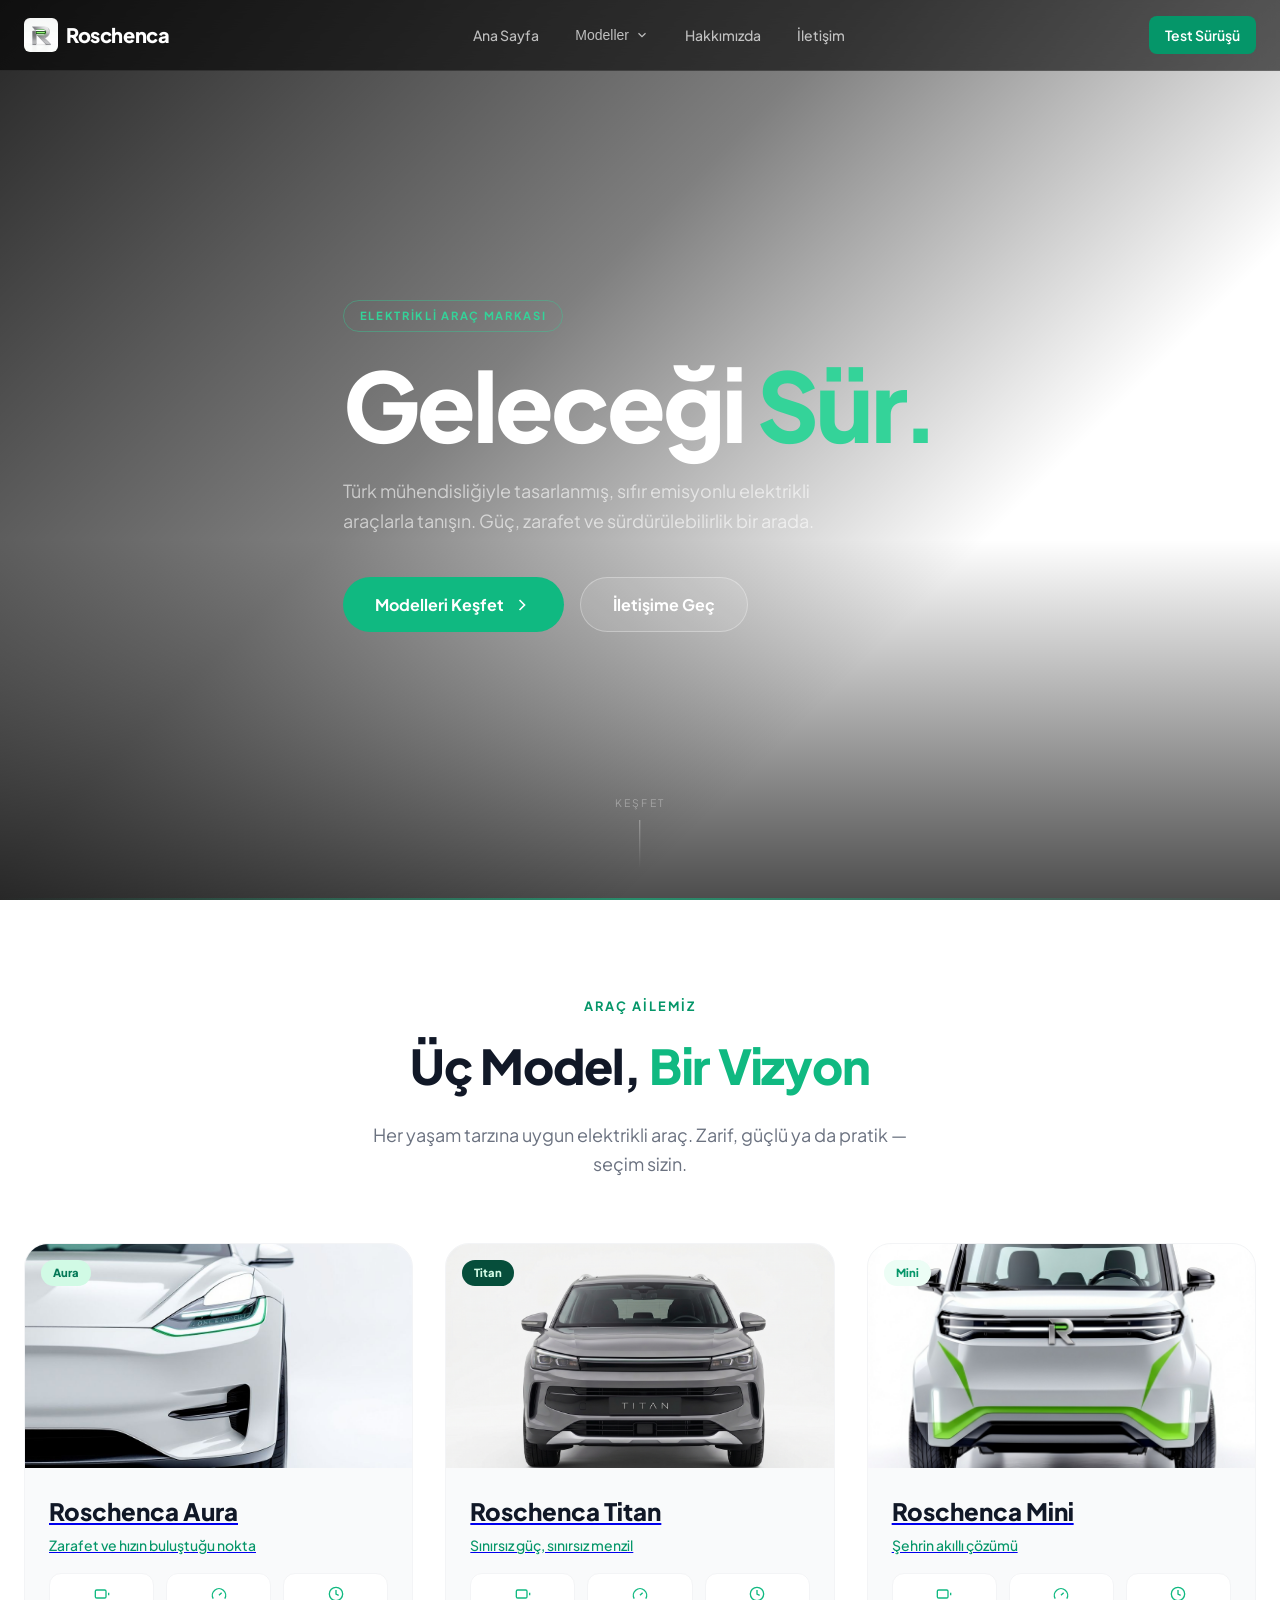
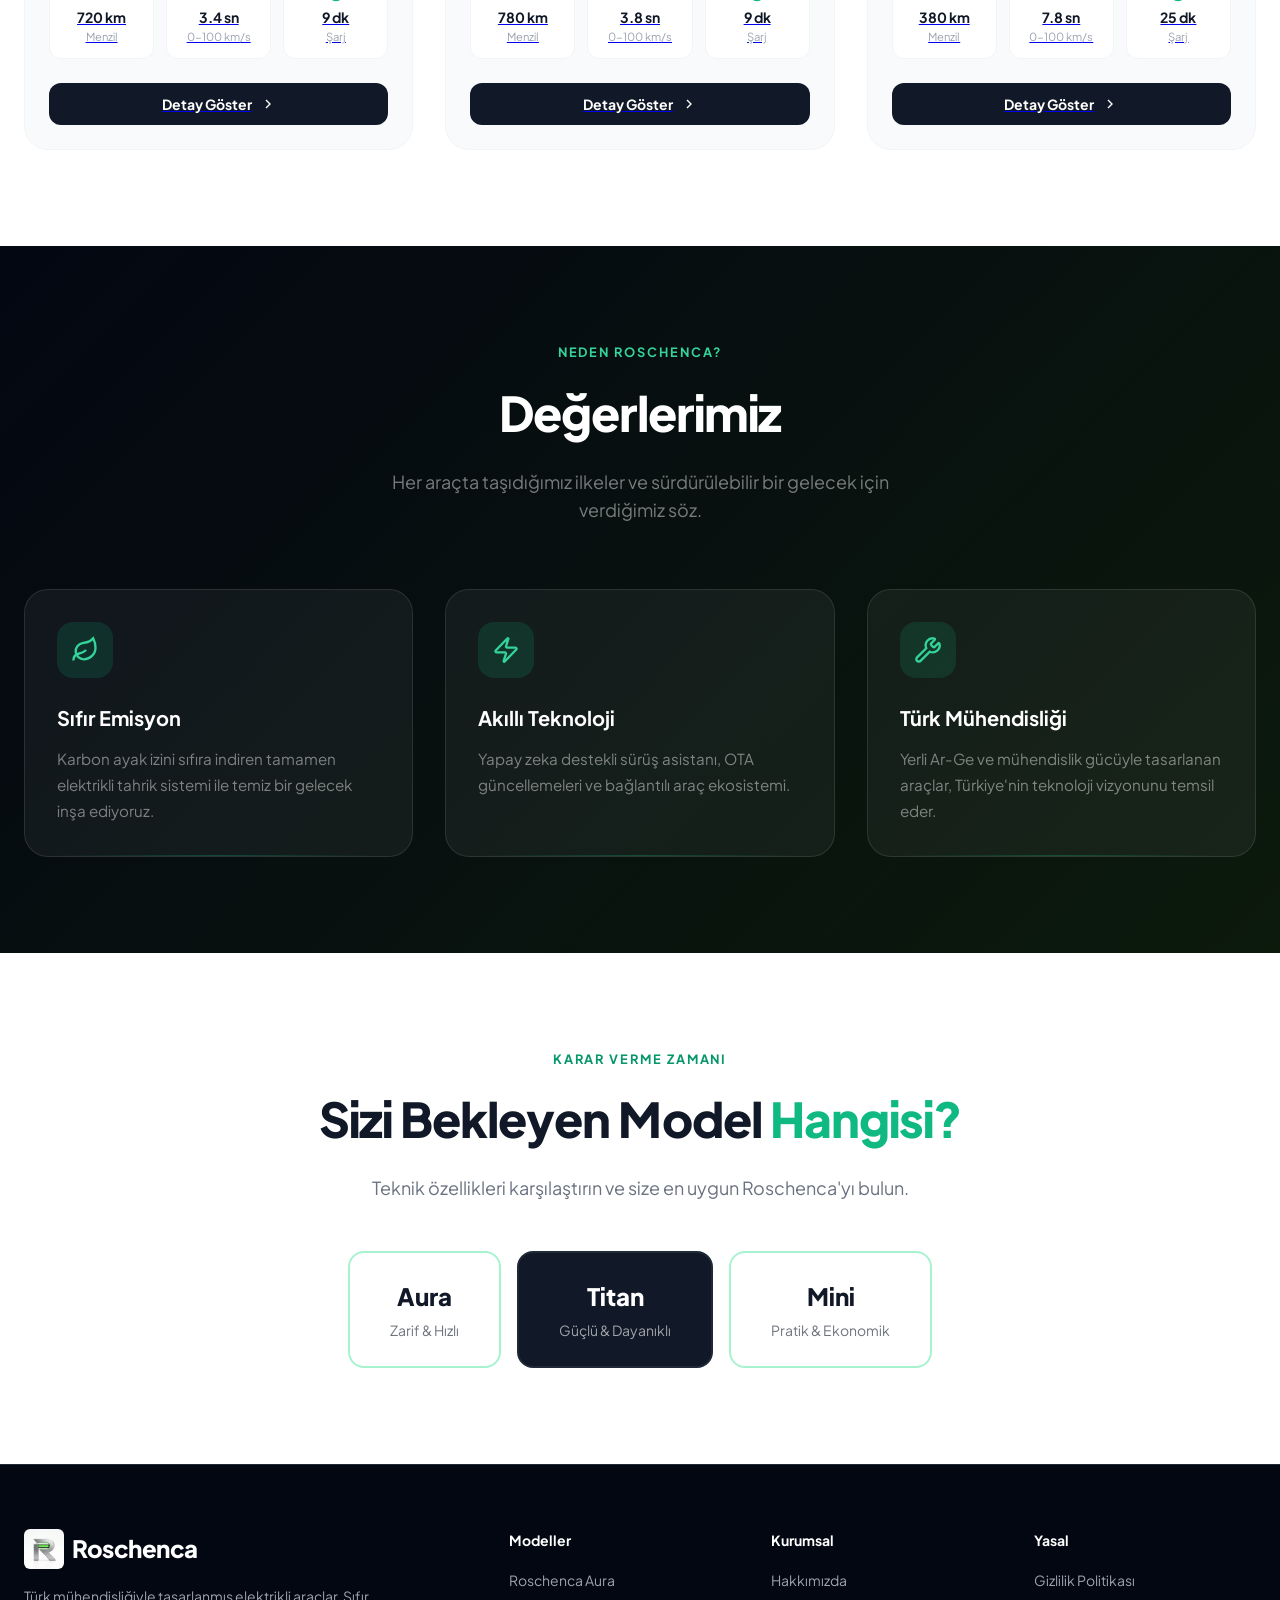
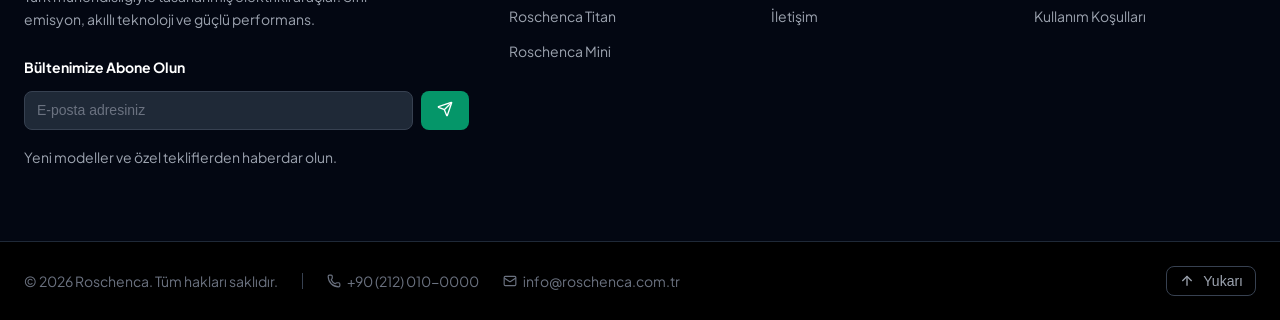
<file: frontend/index.html>
<!DOCTYPE html>
<html lang="tr">

<head>
  <meta charset="UTF-8">
  <meta name="viewport" content="width=device-width, initial-scale=1.0">
  <title>Roschenca | Geleceği Sür</title>
  <meta name="description" content="Roschenca, Türk mühendisliğiyle tasarlanmış elektrikli araç markasıdır.">
  <link rel="preconnect" href="https://fonts.googleapis.com">
  <link rel="preconnect" href="https://fonts.gstatic.com" crossorigin>
  <link href="https://fonts.googleapis.com/css2?family=Plus+Jakarta+Sans:wght@400;500;600;700;800;900&display=swap"
    rel="stylesheet">
  <link rel="stylesheet" href="styles.css">
</head>

<body>

  <!-- HEADER -->
  <header class="header" id="header">
    <div class="container">
      <div class="header-inner">
        <a class="logo" href="index.html">
          <img src="images/Logo.png" alt="Roschenca" style="height:34px;width:34px;object-fit:contain;border-radius:6px;flex-shrink:0;">
          <span class="logo-text">Roschenca</span>
        </a>
        <nav>
          <ul class="nav-links">
            <li><a href="index.html">Ana Sayfa</a></li>
            <li class="has-dropdown" id="modelsDropdown">
              <button class="nav-trigger" onclick="toggleDropdown()">
                Modeller
                <svg viewBox="0 0 24 24" fill="none" stroke="currentColor" stroke-width="2">
                  <path d="m6 9 6 6 6-6" />
                </svg>
              </button>
              <div class="dropdown">
                <a href="models.html">
                  <span class="dropdown-dot" style="background:var(--emerald-600)"></span>
                  <div><strong>Tüm Modeller</strong>
                    <div class="dropdown-info">Araç ailemize genel bakış</div>
                  </div>
                </a>
                <a href="aura.html">
                  <span class="dropdown-dot" style="background:var(--emerald-400)"></span>
                  <div><strong>Roschenca Aura</strong>
                    <div class="dropdown-info">Zarif sedan · 720 km menzil</div>
                  </div>
                </a>
                <a href="titan.html">
                  <span class="dropdown-dot" style="background:var(--emerald-900)"></span>
                  <div><strong>Roschenca Titan</strong>
                    <div class="dropdown-info">Güçlü pick-up · 780 km menzil</div>
                  </div>
                </a>
                <a href="mini.html">
                  <span class="dropdown-dot" style="background:var(--emerald-600)"></span>
                  <div><strong>Roschenca Mini</strong>
                    <div class="dropdown-info">Kompakt şehir aracı · 380 km menzil</div>
                  </div>
                </a>
              </div>
            </li>
            <li><a href="about.html">Hakkımızda</a></li>
            <li><a href="contact.html">İletişim</a></li>
          </ul>
        </nav>
        <a class="btn-test-drive" href="contact.html">Test Sürüşü</a>
        <button class="mobile-menu-btn" aria-label="Menü">
          <svg width="20" height="20" viewBox="0 0 24 24" fill="none" stroke="currentColor" stroke-width="2">
            <path d="M4 5h16" />
            <path d="M4 12h16" />
            <path d="M4 19h16" />
          </svg>
        </button>
      </div>
    </div>
  </header>

  <!-- HOME PAGE -->
  <main>
    <section class="hero">
      <div class="hero-bg"></div>
      <div class="hero-line"></div>
      <div class="container">
        <div class="hero-content">
          <span class="hero-badge">Elektrikli Araç Markası</span>
          <h1>Geleceği <span>Sür.</span></h1>
          <p>Türk mühendisliğiyle tasarlanmış, sıfır emisyonlu elektrikli araçlarla tanışın. Güç, zarafet ve
            sürdürülebilirlik bir arada.</p>
          <div class="hero-buttons">
            <a class="btn-primary"
              onclick="document.getElementById('models-section').scrollIntoView({behavior:'smooth'})">Modelleri Keşfet
              <svg width="20" height="20" viewBox="0 0 24 24" fill="none" stroke="currentColor" stroke-width="2">
                <path d="m9 18 6-6-6-6" />
              </svg></a>
            <a class="btn-outline" href="contact.html">İletişime Geç</a>
          </div>
        </div>
      </div>
      <div class="hero-scroll"><span>Keşfet</span>
        <div class="hero-scroll-line"></div>
      </div>
    </section>

    <section class="models" id="models-section">
      <div class="container">
        <div class="section-header fade-in">
          <span class="section-label">Araç Ailemiz</span>
          <h2 class="section-title">Üç Model,<span> Bir Vizyon</span></h2>
          <p class="section-desc">Her yaşam tarzına uygun elektrikli araç. Zarif, güçlü ya da pratik — seçim sizin.</p>
        </div>
        <div class="models-grid">
          <a class="model-card fade-in" href="aura.html">
            <div class="model-img">
              <img id="aura-card-img" src="images/item_aura_front.jpg" alt="Aura">
              <span class="model-badge aura">Aura</span>
            </div>
            <div class="model-body">
              <h3>Roschenca Aura</h3>
              <p class="subtitle">Zarafet ve hızın buluştuğu nokta</p>
              <div class="model-specs">
                <div class="spec-item"><svg class="spec-icon" viewBox="0 0 24 24" fill="none" stroke="currentColor"
                    stroke-width="2">
                    <path d="M 22 14 L 22 10" />
                    <rect x="2" y="6" width="16" height="12" rx="2" />
                  </svg>
                  <div class="spec-value">720 km</div>
                  <div class="spec-label">Menzil</div>
                </div>
                <div class="spec-item"><svg class="spec-icon" viewBox="0 0 24 24" fill="none" stroke="currentColor"
                    stroke-width="2">
                    <path d="m12 14 4-4" />
                    <path d="M3.34 19a10 10 0 1 1 17.32 0" />
                  </svg>
                  <div class="spec-value">3.4 sn</div>
                  <div class="spec-label">0-100 km/s</div>
                </div>
                <div class="spec-item"><svg class="spec-icon" viewBox="0 0 24 24" fill="none" stroke="currentColor"
                    stroke-width="2">
                    <path d="M12 6v6l4 2" />
                    <circle cx="12" cy="12" r="10" />
                  </svg>
                  <div class="spec-value">9 dk</div>
                  <div class="spec-label">Şarj</div>
                </div>
              </div>
              <span class="btn-detail">Detay Göster <svg width="16" height="16" viewBox="0 0 24 24" fill="none"
                  stroke="currentColor" stroke-width="2">
                  <path d="m9 18 6-6-6-6" />
                </svg></span>
            </div>
          </a>

          <a class="model-card fade-in" style="transition-delay:0.15s" href="titan.html">
            <div class="model-img">
              <img id="titan-card-img" src="https://images.unsplash.com/photo-1617788138017-80ad40651399?w=800&q=80"
                alt="Titan">
              <span class="model-badge titan">Titan</span>
            </div>
            <div class="model-body">
              <h3>Roschenca Titan</h3>
              <p class="subtitle">Sınırsız güç, sınırsız menzil</p>
              <div class="model-specs">
                <div class="spec-item"><svg class="spec-icon" viewBox="0 0 24 24" fill="none" stroke="currentColor"
                    stroke-width="2">
                    <path d="M 22 14 L 22 10" />
                    <rect x="2" y="6" width="16" height="12" rx="2" />
                  </svg>
                  <div class="spec-value">780 km</div>
                  <div class="spec-label">Menzil</div>
                </div>
                <div class="spec-item"><svg class="spec-icon" viewBox="0 0 24 24" fill="none" stroke="currentColor"
                    stroke-width="2">
                    <path d="m12 14 4-4" />
                    <path d="M3.34 19a10 10 0 1 1 17.32 0" />
                  </svg>
                  <div class="spec-value">3.8 sn</div>
                  <div class="spec-label">0-100 km/s</div>
                </div>
                <div class="spec-item"><svg class="spec-icon" viewBox="0 0 24 24" fill="none" stroke="currentColor"
                    stroke-width="2">
                    <path d="M12 6v6l4 2" />
                    <circle cx="12" cy="12" r="10" />
                  </svg>
                  <div class="spec-value">9 dk</div>
                  <div class="spec-label">Şarj</div>
                </div>
              </div>
              <span class="btn-detail">Detay Göster <svg width="16" height="16" viewBox="0 0 24 24" fill="none"
                  stroke="currentColor" stroke-width="2">
                  <path d="m9 18 6-6-6-6" />
                </svg></span>
            </div>
          </a>

          <a class="model-card fade-in" style="transition-delay:0.3s" href="mini.html">
            <div class="model-img">
              <img id="mini-card-img" src="images/item_mini_front.jpg" alt="Mini">
              <span class="model-badge mini">Mini</span>
            </div>
            <div class="model-body">
              <h3>Roschenca Mini</h3>
              <p class="subtitle">Şehrin akıllı çözümü</p>
              <div class="model-specs">
                <div class="spec-item"><svg class="spec-icon" viewBox="0 0 24 24" fill="none" stroke="currentColor"
                    stroke-width="2">
                    <path d="M 22 14 L 22 10" />
                    <rect x="2" y="6" width="16" height="12" rx="2" />
                  </svg>
                  <div class="spec-value">380 km</div>
                  <div class="spec-label">Menzil</div>
                </div>
                <div class="spec-item"><svg class="spec-icon" viewBox="0 0 24 24" fill="none" stroke="currentColor"
                    stroke-width="2">
                    <path d="m12 14 4-4" />
                    <path d="M3.34 19a10 10 0 1 1 17.32 0" />
                  </svg>
                  <div class="spec-value">7.8 sn</div>
                  <div class="spec-label">0-100 km/s</div>
                </div>
                <div class="spec-item"><svg class="spec-icon" viewBox="0 0 24 24" fill="none" stroke="currentColor"
                    stroke-width="2">
                    <path d="M12 6v6l4 2" />
                    <circle cx="12" cy="12" r="10" />
                  </svg>
                  <div class="spec-value">25 dk</div>
                  <div class="spec-label">Şarj</div>
                </div>
              </div>
              <span class="btn-detail">Detay Göster <svg width="16" height="16" viewBox="0 0 24 24" fill="none"
                  stroke="currentColor" stroke-width="2">
                  <path d="m9 18 6-6-6-6" />
                </svg></span>
            </div>
          </a>
        </div>
      </div>
    </section>

    <section class="values" id="values">
      <div class="container">
        <div class="section-header fade-in">
          <span class="section-label">Neden Roschenca?</span>
          <h2 class="section-title">Değerlerimiz</h2>
          <p class="section-desc">Her araçta taşıdığımız ilkeler ve sürdürülebilir bir gelecek için verdiğimiz söz.</p>
        </div>
        <div class="values-grid">
          <div class="value-card fade-in">
            <div class="value-icon"><svg width="28" height="28" viewBox="0 0 24 24" fill="none" stroke="currentColor"
                stroke-width="2">
                <path d="M11 20A7 7 0 0 1 9.8 6.1C15.5 5 17 4.48 19 2c1 2 2 4.18 2 8 0 5.5-4.78 10-10 10Z" />
                <path d="M2 21c0-3 1.85-5.36 5.08-6C9.5 14.52 12 13 13 12" />
              </svg></div>
            <h3>Sıfır Emisyon</h3>
            <p>Karbon ayak izini sıfıra indiren tamamen elektrikli tahrik sistemi ile temiz bir gelecek inşa ediyoruz.
            </p>
            <div class="value-line"></div>
          </div>
          <div class="value-card fade-in" style="transition-delay:0.15s">
            <div class="value-icon"><svg width="28" height="28" viewBox="0 0 24 24" fill="none" stroke="currentColor"
                stroke-width="2">
                <path
                  d="M4 14a1 1 0 0 1-.78-1.63l9.9-10.2a.5.5 0 0 1 .86.46l-1.92 6.02A1 1 0 0 0 13 10h7a1 1 0 0 1 .78 1.63l-9.9 10.2a.5.5 0 0 1-.86-.46l1.92-6.02A1 1 0 0 0 11 14z" />
              </svg></div>
            <h3>Akıllı Teknoloji</h3>
            <p>Yapay zeka destekli sürüş asistanı, OTA güncellemeleri ve bağlantılı araç ekosistemi.</p>
            <div class="value-line"></div>
          </div>
          <div class="value-card fade-in" style="transition-delay:0.3s">
            <div class="value-icon"><svg width="28" height="28" viewBox="0 0 24 24" fill="none" stroke="currentColor"
                stroke-width="2">
                <path
                  d="M14.7 6.3a1 1 0 0 0 0 1.4l1.6 1.6a1 1 0 0 0 1.4 0l3.106-3.105c.32-.322.863-.22.983.218a6 6 0 0 1-8.259 7.057l-7.91 7.91a1 1 0 0 1-2.999-3l7.91-7.91a6 6 0 0 1 7.057-8.259c.438.12.54.662.219.984z" />
              </svg></div>
            <h3>Türk Mühendisliği</h3>
            <p>Yerli Ar-Ge ve mühendislik gücüyle tasarlanan araçlar, Türkiye'nin teknoloji vizyonunu temsil eder.</p>
            <div class="value-line"></div>
          </div>
        </div>
      </div>
    </section>

    <section class="cta">
      <div class="container">
        <div class="fade-in">
          <span class="section-label" style="color:var(--emerald-600)">Karar Verme Zamanı</span>
          <h2 class="section-title">Sizi Bekleyen Model<span> Hangisi?</span></h2>
          <p class="section-desc">Teknik özellikleri karşılaştırın ve size en uygun Roschenca'yı bulun.</p>
        </div>
        <div class="cta-links fade-in">
          <a class="cta-link light" href="aura.html"><span class="name">Aura</span><span class="desc">Zarif
              &amp; Hızlı</span></a>
          <a class="cta-link dark" href="titan.html"><span class="name">Titan</span><span class="desc">Güçlü
              &amp; Dayanıklı</span></a>
          <a class="cta-link light" href="mini.html"><span class="name">Mini</span><span class="desc">Pratik
              &amp; Ekonomik</span></a>
        </div>
      </div>
    </section>
  </main>

  <!-- FOOTER -->
  <footer class="footer">
    <div class="container">
      <div class="footer-grid">
        <div class="footer-brand">
          <a class="logo" style="color:#fff" href="index.html">
            <img src="images/Logo.png" alt="Roschenca" style="height:40px;width:40px;object-fit:contain;border-radius:6px;flex-shrink:0;"><span class="logo-text" style="font-size:1.5rem">Roschenca</span>
          </a>
          <p>Türk mühendisliğiyle tasarlanmış elektrikli araçlar. Sıfır emisyon, akıllı teknoloji ve güçlü performans.
          </p>
          <div class="footer-newsletter">
            <h4>Bültenimize Abone Olun</h4>
            <form class="newsletter-form" onsubmit="event.preventDefault();alert('Abone oldunuz!')"><input type="email"
                placeholder="E-posta adresiniz" required><button type="submit"><svg width="16" height="16"
                  viewBox="0 0 24 24" fill="none" stroke="currentColor" stroke-width="2">
                  <path
                    d="M14.536 21.686a.5.5 0 0 0 .937-.024l6.5-19a.496.496 0 0 0-.635-.635l-19 6.5a.5.5 0 0 0-.024.937l7.93 3.18a2 2 0 0 1 1.112 1.11z" />
                  <path d="m21.854 2.147-10.94 10.939" />
                </svg></button></form>
            <p class="newsletter-hint">Yeni modeller ve özel tekliflerden haberdar olun.</p>
          </div>
        </div>
        <div class="footer-col">
          <h4>Modeller</h4>
          <ul>
            <li><a href="aura.html">Roschenca Aura</a></li>
            <li><a href="titan.html">Roschenca Titan</a></li>
            <li><a href="mini.html">Roschenca Mini</a></li>
          </ul>
        </div>
        <div class="footer-col">
          <h4>Kurumsal</h4>
          <ul>
            <li><a href="about.html">Hakkımızda</a></li>
            <li><a href="contact.html">İletişim</a></li>
          </ul>
        </div>
        <div class="footer-col">
          <h4>Yasal</h4>
          <ul>
            <li><a href="#">Gizlilik Politikası</a></li>
            <li><a href="#">Kullanım Koşulları</a></li>
          </ul>
        </div>
      </div>
    </div>
    <div class="footer-bottom">
      <div class="container">
        <div class="footer-bottom-inner">
          <div class="footer-bottom-left">
            <span>© 2026 Roschenca. Tüm hakları saklıdır.</span>
            <div class="divider"></div>
            <a href="tel:+902120100000"><svg width="14" height="14" viewBox="0 0 24 24" fill="none"
                stroke="currentColor" stroke-width="2">
                <path
                  d="M13.832 16.568a1 1 0 0 0 1.213-.303l.355-.465A2 2 0 0 1 17 15h3a2 2 0 0 1 2 2v3a2 2 0 0 1-2 2A18 18 0 0 1 2 4a2 2 0 0 1 2-2h3a2 2 0 0 1 2 2v3a2 2 0 0 1-.8 1.6l-.468.351a1 1 0 0 0-.292 1.233 14 14 0 0 0 6.392 6.384" />
              </svg>+90 (212) 010-0000</a>
            <a href="mailto:info@roschenca.com.tr"><svg width="14" height="14" viewBox="0 0 24 24" fill="none"
                stroke="currentColor" stroke-width="2">
                <path d="m22 7-8.991 5.727a2 2 0 0 1-2.009 0L2 7" />
                <rect x="2" y="4" width="20" height="16" rx="2" />
              </svg>info@roschenca.com.tr</a>
          </div>
          <button class="btn-top" onclick="window.scrollTo({top:0,behavior:'smooth'})"><svg width="16" height="16"
              viewBox="0 0 24 24" fill="none" stroke="currentColor" stroke-width="2">
              <path d="m5 12 7-7 7 7" />
              <path d="M12 19V5" />
            </svg>Yukarı</button>
        </div>
      </div>
    </div>
  </footer>

  <script src="main.js"></script>
  <script src="aura-images.js"></script>
  <script src="mini-images.js"></script>
  <script src="titan-images.js"></script>
</body>

</html>
</file>
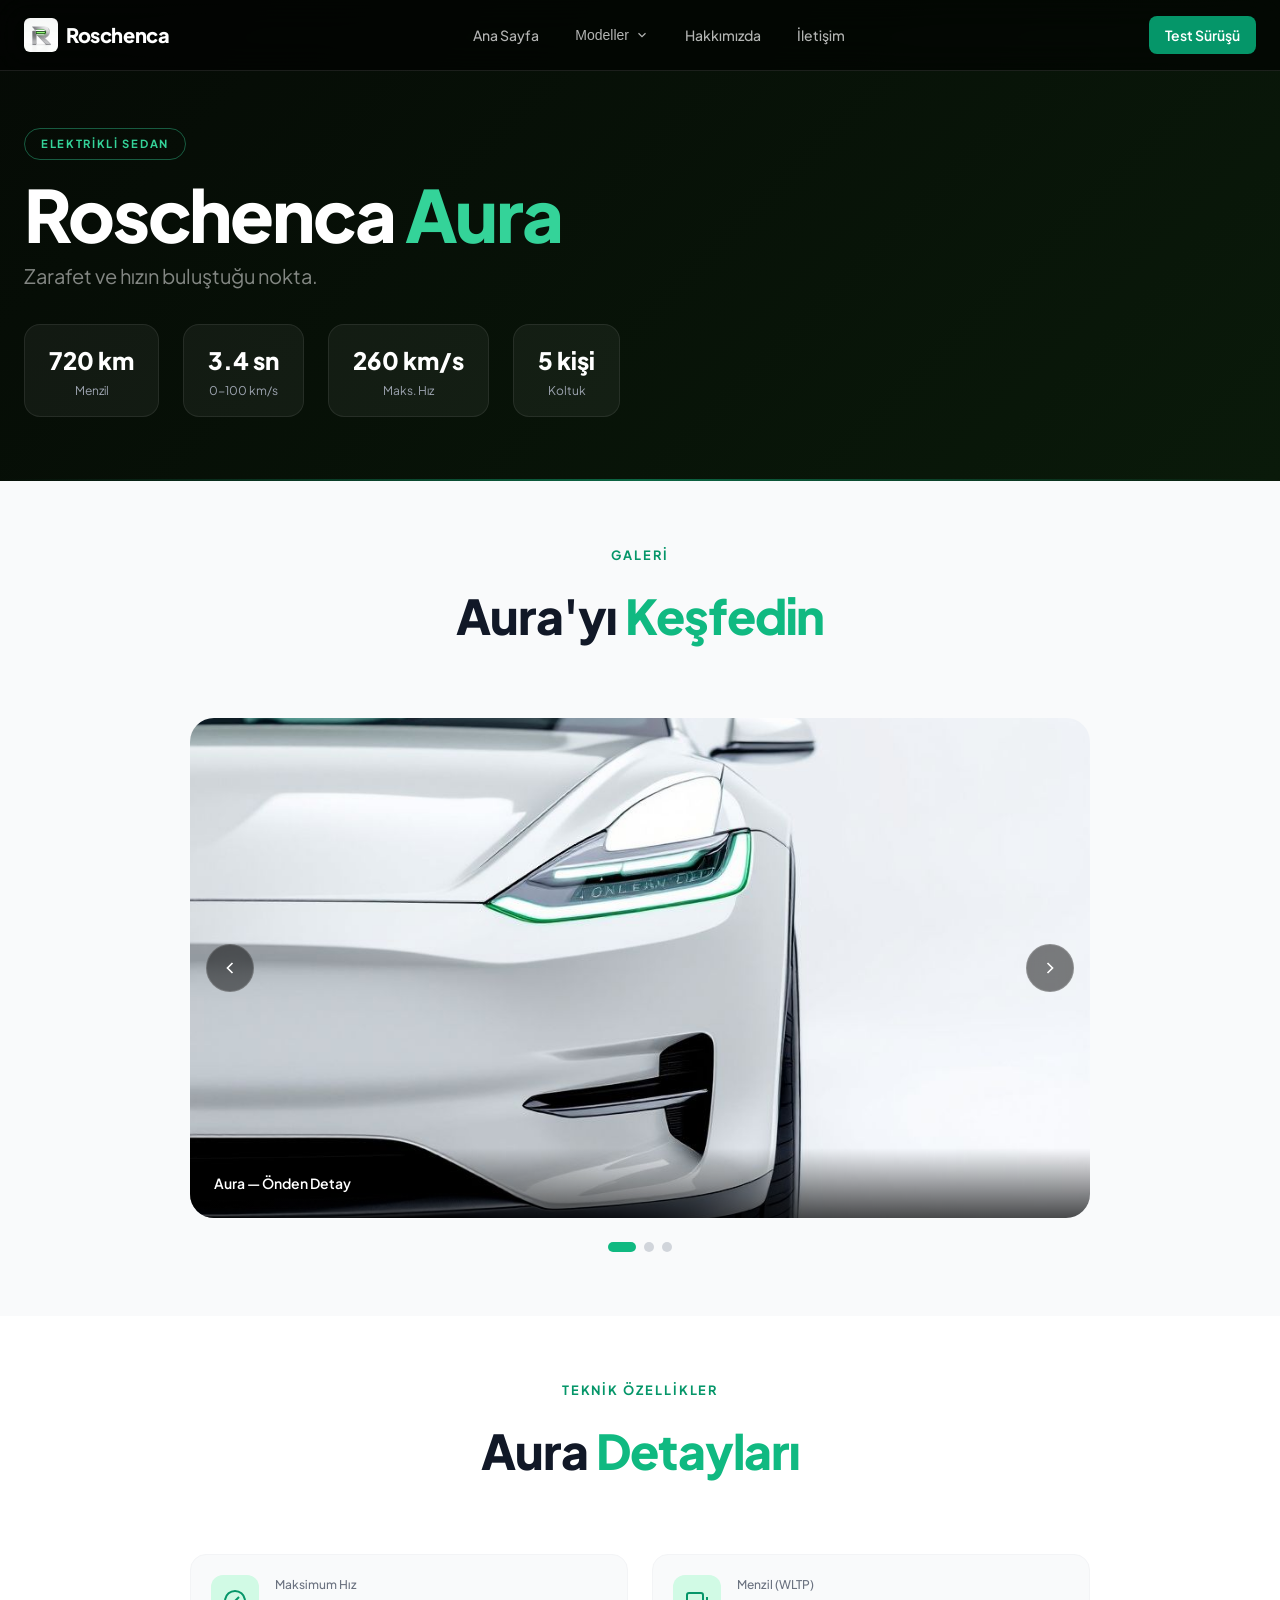
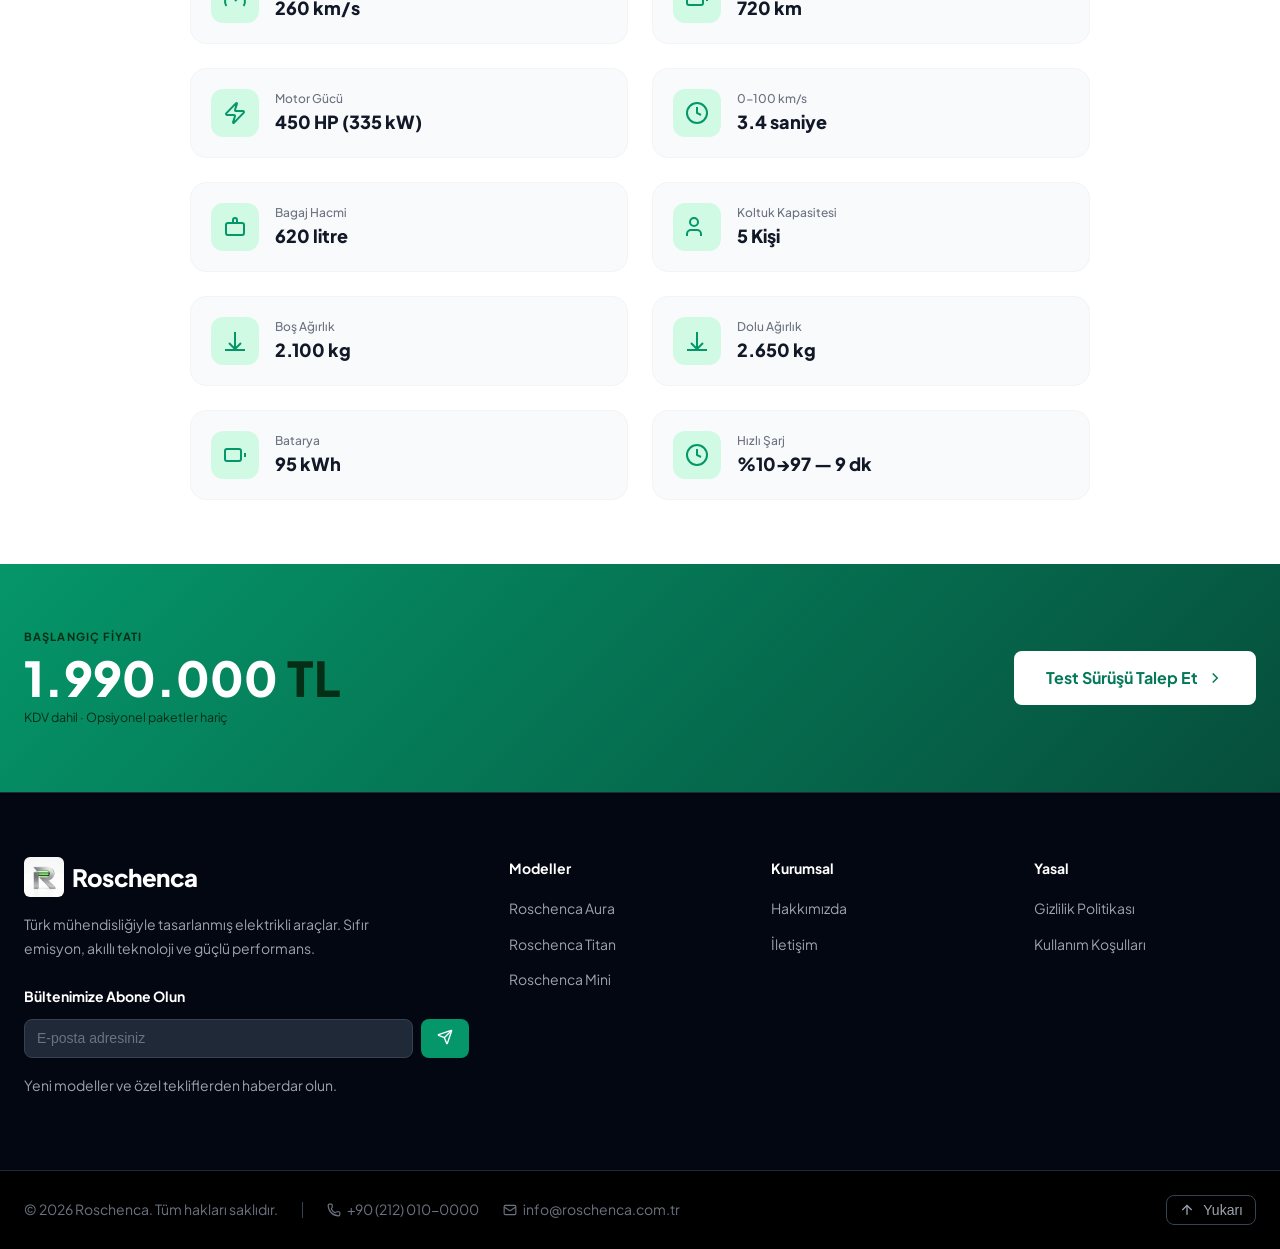
<file: frontend/aura.html>
<!DOCTYPE html>
<html lang="tr">

<head>
  <meta charset="UTF-8">
  <meta name="viewport" content="width=device-width, initial-scale=1.0">
  <title>Roschenca | Aura</title>
  <meta name="description"
    content="Roschenca Aura — Zarafet ve hızın buluştuğu nokta. Elektrikli sedan, 520 km menzil.">
  <link rel="preconnect" href="https://fonts.googleapis.com">
  <link rel="preconnect" href="https://fonts.gstatic.com" crossorigin>
  <link href="https://fonts.googleapis.com/css2?family=Plus+Jakarta+Sans:wght@400;500;600;700;800;900&display=swap"
    rel="stylesheet">
  <link rel="stylesheet" href="styles.css">
</head>

<body>

  <!-- HEADER -->
  <header class="header" id="header">
    <div class="container">
      <div class="header-inner">
        <a class="logo" href="index.html">
          <img src="images/Logo.png" alt="Roschenca" style="height:34px;width:34px;object-fit:contain;border-radius:6px;flex-shrink:0;">
          <span class="logo-text">Roschenca</span>
        </a>
        <nav>
          <ul class="nav-links">
            <li><a href="index.html">Ana Sayfa</a></li>
            <li class="has-dropdown" id="modelsDropdown">
              <button class="nav-trigger" onclick="toggleDropdown()">
                Modeller
                <svg viewBox="0 0 24 24" fill="none" stroke="currentColor" stroke-width="2">
                  <path d="m6 9 6 6 6-6" />
                </svg>
              </button>
              <div class="dropdown">
                <a href="models.html">
                  <span class="dropdown-dot" style="background:var(--emerald-600)"></span>
                  <div><strong>Tüm Modeller</strong>
                    <div class="dropdown-info">Araç ailemize genel bakış</div>
                  </div>
                </a>
                <a href="aura.html">
                  <span class="dropdown-dot" style="background:var(--emerald-400)"></span>
                  <div><strong>Roschenca Aura</strong>
                    <div class="dropdown-info">Zarif sedan · 720 km menzil</div>
                  </div>
                </a>
                <a href="titan.html">
                  <span class="dropdown-dot" style="background:var(--emerald-900)"></span>
                  <div><strong>Roschenca Titan</strong>
                    <div class="dropdown-info">Güçlü pick-up · 780 km menzil</div>
                  </div>
                </a>
                <a href="mini.html">
                  <span class="dropdown-dot" style="background:var(--emerald-600)"></span>
                  <div><strong>Roschenca Mini</strong>
                    <div class="dropdown-info">Kompakt şehir aracı · 380 km menzil</div>
                  </div>
                </a>
              </div>
            </li>
            <li><a href="about.html">Hakkımızda</a></li>
            <li><a href="contact.html">İletişim</a></li>
          </ul>
        </nav>
        <a class="btn-test-drive" href="contact.html">Test Sürüşü</a>
        <button class="mobile-menu-btn" aria-label="Menü">
          <svg width="20" height="20" viewBox="0 0 24 24" fill="none" stroke="currentColor" stroke-width="2">
            <path d="M4 5h16" />
            <path d="M4 12h16" />
            <path d="M4 19h16" />
          </svg>
        </button>
      </div>
    </div>
  </header>

  <!-- AURA PAGE -->
  <main>
    <section class="detail-hero">
      <div class="container">
        <div class="detail-hero-content">
          <span class="detail-badge">Elektrikli Sedan</span>
          <h1>Roschenca <span>Aura</span></h1>
          <p class="detail-tagline">Zarafet ve hızın buluştuğu nokta.</p>
          <div class="detail-quick-specs">
            <div class="quick-spec">
              <div class="qs-value">720 km</div>
              <div class="qs-label">Menzil</div>
            </div>
            <div class="quick-spec">
              <div class="qs-value">3.4 sn</div>
              <div class="qs-label">0-100 km/s</div>
            </div>
            <div class="quick-spec">
              <div class="qs-value">260 km/s</div>
              <div class="qs-label">Maks. Hız</div>
            </div>
            <div class="quick-spec">
              <div class="qs-value">5 kişi</div>
              <div class="qs-label">Koltuk</div>
            </div>
          </div>
        </div>
      </div>
    </section>

    <section class="carousel-section">
      <div class="container">
        <div class="section-header"><span class="section-label">Galeri</span>
          <h2 class="section-title">Aura'yı <span>Keşfedin</span></h2>
        </div>
        <div class="carousel-wrapper" id="carousel-aura">
          <div class="carousel-track" id="aura-track">
            <div class="carousel-slide"><img id="aura-img-0" src="" alt="Aura Önden Detay">
              <div class="slide-caption">Aura — Önden Detay</div>
            </div>
            <div class="carousel-slide"><img id="aura-img-1" src="" alt="Aura Yan Görünüm">
              <div class="slide-caption">Aura — Yan Görünüm</div>
            </div>
            <div class="carousel-slide"><img id="aura-img-2" src="" alt="Aura İç Mekan">
              <div class="slide-caption">Aura — Premium İç Mekan</div>
            </div>
          </div>
          <button class="carousel-btn prev" onclick="moveCarousel('aura',-1)"><svg width="20" height="20"
              viewBox="0 0 24 24" fill="none" stroke="currentColor" stroke-width="2">
              <path d="m15 18-6-6 6-6" />
            </svg></button>
          <button class="carousel-btn next" onclick="moveCarousel('aura',1)"><svg width="20" height="20"
              viewBox="0 0 24 24" fill="none" stroke="currentColor" stroke-width="2">
              <path d="m9 18 6-6-6-6" />
            </svg></button>
        </div>
        <div class="carousel-dots" id="aura-dots"></div>
      </div>
    </section>

    <section class="specs-section">
      <div class="container">
        <div class="section-header"><span class="section-label">Teknik Özellikler</span>
          <h2 class="section-title">Aura <span>Detayları</span></h2>
        </div>
        <div class="specs-grid">
          <div class="spec-card">
            <div class="spec-card-icon"><svg viewBox="0 0 24 24" fill="none" stroke="currentColor" stroke-width="2">
                <path d="m12 14 4-4" />
                <path d="M3.34 19a10 10 0 1 1 17.32 0" />
              </svg></div>
            <div class="spec-card-info">
              <div class="sc-label">Maksimum Hız</div>
              <div class="sc-value">260 km/s</div>
            </div>
          </div>
          <div class="spec-card">
            <div class="spec-card-icon"><svg viewBox="0 0 24 24" fill="none" stroke="currentColor" stroke-width="2">
                <path d="M 22 14 L 22 10" />
                <rect x="2" y="6" width="16" height="12" rx="2" />
              </svg></div>
            <div class="spec-card-info">
              <div class="sc-label">Menzil (WLTP)</div>
              <div class="sc-value">720 km</div>
            </div>
          </div>
          <div class="spec-card">
            <div class="spec-card-icon"><svg viewBox="0 0 24 24" fill="none" stroke="currentColor" stroke-width="2">
                <path
                  d="M4 14a1 1 0 0 1-.78-1.63l9.9-10.2a.5.5 0 0 1 .86.46l-1.92 6.02A1 1 0 0 0 13 10h7a1 1 0 0 1 .78 1.63l-9.9 10.2a.5.5 0 0 1-.86-.46l1.92-6.02A1 1 0 0 0 11 14z" />
              </svg></div>
            <div class="spec-card-info">
              <div class="sc-label">Motor Gücü</div>
              <div class="sc-value">450 HP (335 kW)</div>
            </div>
          </div>
          <div class="spec-card">
            <div class="spec-card-icon"><svg viewBox="0 0 24 24" fill="none" stroke="currentColor" stroke-width="2">
                <circle cx="12" cy="12" r="10" />
                <path d="M12 6v6l4 2" />
              </svg></div>
            <div class="spec-card-info">
              <div class="sc-label">0-100 km/s</div>
              <div class="sc-value">3.4 saniye</div>
            </div>
          </div>
          <div class="spec-card">
            <div class="spec-card-icon"><svg viewBox="0 0 24 24" fill="none" stroke="currentColor" stroke-width="2">
                <rect x="3" y="8" width="18" height="12" rx="2" />
                <path d="M10 8V5a2 2 0 0 1 4 0v3" />
              </svg></div>
            <div class="spec-card-info">
              <div class="sc-label">Bagaj Hacmi</div>
              <div class="sc-value">620 litre</div>
            </div>
          </div>
          <div class="spec-card">
            <div class="spec-card-icon"><svg viewBox="0 0 24 24" fill="none" stroke="currentColor" stroke-width="2">
                <path d="M16 21v-2a4 4 0 0 0-4-4H6a4 4 0 0 0-4 4v2" />
                <circle cx="9" cy="7" r="4" />
              </svg></div>
            <div class="spec-card-info">
              <div class="sc-label">Koltuk Kapasitesi</div>
              <div class="sc-value">5 Kişi</div>
            </div>
          </div>
          <div class="spec-card">
            <div class="spec-card-icon"><svg viewBox="0 0 24 24" fill="none" stroke="currentColor" stroke-width="2">
                <path d="M12 3v17.25" />
                <path d="m6 14 6 6 6-6" />
                <path d="M2 21h20" />
              </svg></div>
            <div class="spec-card-info">
              <div class="sc-label">Boş Ağırlık</div>
              <div class="sc-value">2.100 kg</div>
            </div>
          </div>
          <div class="spec-card">
            <div class="spec-card-icon"><svg viewBox="0 0 24 24" fill="none" stroke="currentColor" stroke-width="2">
                <path d="M12 3v17.25" />
                <path d="m6 14 6 6 6-6" />
                <path d="M2 21h20" />
              </svg></div>
            <div class="spec-card-info">
              <div class="sc-label">Dolu Ağırlık</div>
              <div class="sc-value">2.650 kg</div>
            </div>
          </div>
          <div class="spec-card">
            <div class="spec-card-icon"><svg viewBox="0 0 24 24" fill="none" stroke="currentColor" stroke-width="2">
                <path d="M 22 14 L 22 10" />
                <rect x="2" y="6" width="16" height="12" rx="2" />
              </svg></div>
            <div class="spec-card-info">
              <div class="sc-label">Batarya</div>
              <div class="sc-value">95 kWh</div>
            </div>
          </div>
          <div class="spec-card">
            <div class="spec-card-icon"><svg viewBox="0 0 24 24" fill="none" stroke="currentColor" stroke-width="2">
                <circle cx="12" cy="12" r="10" />
                <path d="M12 6v6l4 2" />
              </svg></div>
            <div class="spec-card-info">
              <div class="sc-label">Hızlı Şarj</div>
              <div class="sc-value">%10→97 — 9 dk</div>
            </div>
          </div>
        </div>
      </div>
    </section>

    <section style="padding:4rem 0;background:linear-gradient(135deg,var(--emerald-600) 0%,#064e3b 100%);">
      <div class="container">
        <div style="display:flex;align-items:center;justify-content:space-between;flex-wrap:wrap;gap:2rem;">
          <div>
            <span style="display:block;font-size:0.7rem;font-weight:700;color:#052e16;text-transform:uppercase;letter-spacing:0.1em;margin-bottom:0.5rem;">Başlangıç Fiyatı</span>
            <div style="font-size:3rem;font-weight:900;color:#fff;line-height:1;">1.990.000 <span style="color:#052e16;">TL</span></div>
            <span style="font-size:0.78rem;color:#052e16;margin-top:0.4rem;display:block;">KDV dahil · Opsiyonel paketler hariç</span>
          </div>
          <a href="contact.html" style="display:inline-flex;align-items:center;gap:0.5rem;font-size:1rem;font-weight:700;padding:0.9rem 2rem;background:#fff;color:var(--emerald-700);border-radius:0.5rem;text-decoration:none;transition:opacity 0.2s;">Test Sürüşü Talep Et
            <svg width="18" height="18" viewBox="0 0 24 24" fill="none" stroke="currentColor" stroke-width="2"><path d="m9 18 6-6-6-6"/></svg>
          </a>
        </div>
      </div>
    </section>
  </main>

  <!-- FOOTER -->
  <footer class="footer">
    <div class="container">
      <div class="footer-grid">
        <div class="footer-brand">
          <a class="logo" style="color:#fff" href="index.html">
            <img src="images/Logo.png" alt="Roschenca" style="height:40px;width:40px;object-fit:contain;border-radius:6px;flex-shrink:0;"><span class="logo-text" style="font-size:1.5rem">Roschenca</span>
          </a>
          <p>Türk mühendisliğiyle tasarlanmış elektrikli araçlar. Sıfır emisyon, akıllı teknoloji ve güçlü performans.
          </p>
          <div class="footer-newsletter">
            <h4>Bültenimize Abone Olun</h4>
            <form class="newsletter-form" onsubmit="event.preventDefault();alert('Abone oldunuz!')"><input type="email"
                placeholder="E-posta adresiniz" required><button type="submit"><svg width="16" height="16"
                  viewBox="0 0 24 24" fill="none" stroke="currentColor" stroke-width="2">
                  <path
                    d="M14.536 21.686a.5.5 0 0 0 .937-.024l6.5-19a.496.496 0 0 0-.635-.635l-19 6.5a.5.5 0 0 0-.024.937l7.93 3.18a2 2 0 0 1 1.112 1.11z" />
                  <path d="m21.854 2.147-10.94 10.939" />
                </svg></button></form>
            <p class="newsletter-hint">Yeni modeller ve özel tekliflerden haberdar olun.</p>
          </div>
        </div>
        <div class="footer-col">
          <h4>Modeller</h4>
          <ul>
            <li><a href="aura.html">Roschenca Aura</a></li>
            <li><a href="titan.html">Roschenca Titan</a></li>
            <li><a href="mini.html">Roschenca Mini</a></li>
          </ul>
        </div>
        <div class="footer-col">
          <h4>Kurumsal</h4>
          <ul>
            <li><a href="about.html">Hakkımızda</a></li>
            <li><a href="contact.html">İletişim</a></li>
          </ul>
        </div>
        <div class="footer-col">
          <h4>Yasal</h4>
          <ul>
            <li><a href="#">Gizlilik Politikası</a></li>
            <li><a href="#">Kullanım Koşulları</a></li>
          </ul>
        </div>
      </div>
    </div>
    <div class="footer-bottom">
      <div class="container">
        <div class="footer-bottom-inner">
          <div class="footer-bottom-left">
            <span>© 2026 Roschenca. Tüm hakları saklıdır.</span>
            <div class="divider"></div>
            <a href="tel:+902120100000"><svg width="14" height="14" viewBox="0 0 24 24" fill="none"
                stroke="currentColor" stroke-width="2">
                <path
                  d="M13.832 16.568a1 1 0 0 0 1.213-.303l.355-.465A2 2 0 0 1 17 15h3a2 2 0 0 1 2 2v3a2 2 0 0 1-2 2A18 18 0 0 1 2 4a2 2 0 0 1 2-2h3a2 2 0 0 1 2 2v3a2 2 0 0 1-.8 1.6l-.468.351a1 1 0 0 0-.292 1.233 14 14 0 0 0 6.392 6.384" />
              </svg>+90 (212) 010-0000</a>
            <a href="mailto:info@roschenca.com.tr"><svg width="14" height="14" viewBox="0 0 24 24" fill="none"
                stroke="currentColor" stroke-width="2">
                <path d="m22 7-8.991 5.727a2 2 0 0 1-2.009 0L2 7" />
                <rect x="2" y="4" width="20" height="16" rx="2" />
              </svg>info@roschenca.com.tr</a>
          </div>
          <button class="btn-top" onclick="window.scrollTo({top:0,behavior:'smooth'})"><svg width="16" height="16"
              viewBox="0 0 24 24" fill="none" stroke="currentColor" stroke-width="2">
              <path d="m5 12 7-7 7 7" />
              <path d="M12 19V5" />
            </svg>Yukarı</button>
        </div>
      </div>
    </div>
  </footer>

  <script src="main.js"></script>
  <script src="aura-images.js"></script>
</body>

</html>
</file>
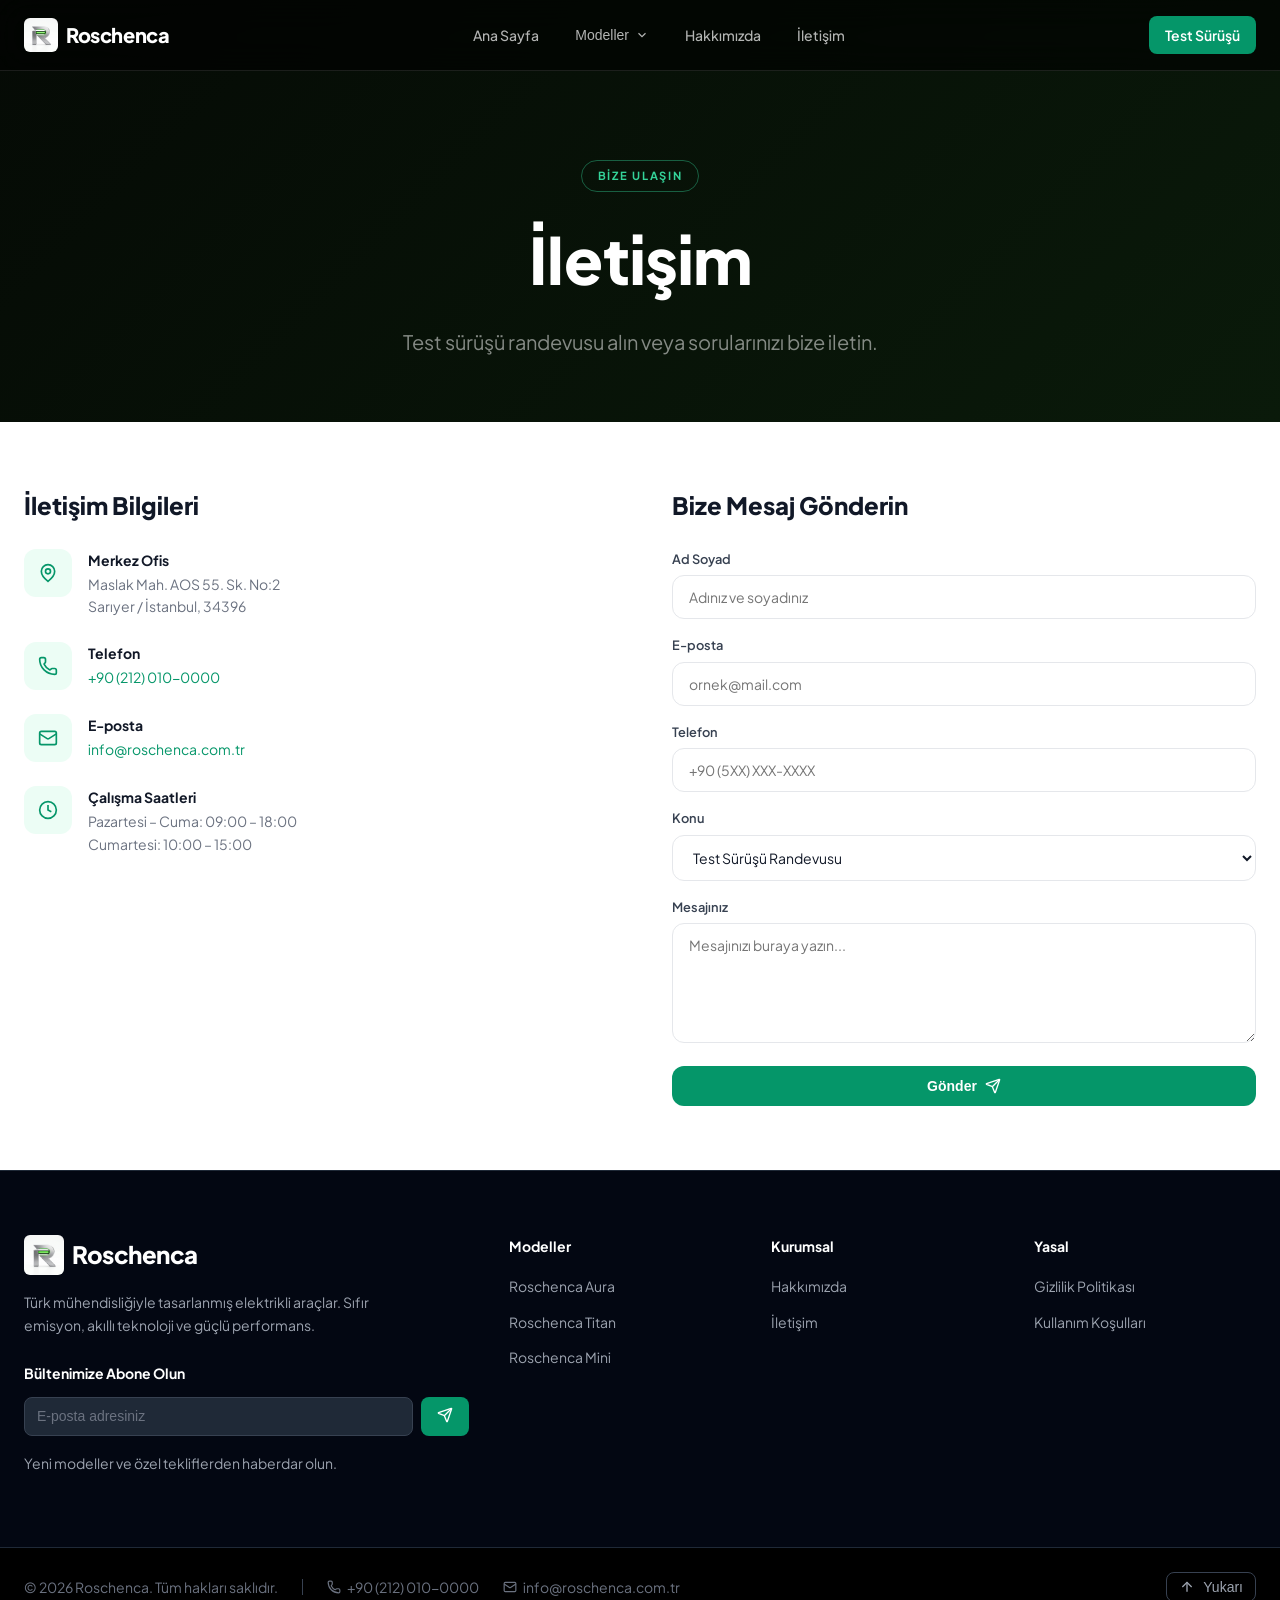
<file: frontend/contact.html>
<!DOCTYPE html>
<html lang="tr">

<head>
  <meta charset="UTF-8">
  <meta name="viewport" content="width=device-width, initial-scale=1.0">
  <title>Roschenca | İletişim</title>
  <meta name="description" content="Roschenca ile iletişime geçin — test sürüşü randevusu alın veya sorularınızı iletin.">
  <link rel="preconnect" href="https://fonts.googleapis.com">
  <link rel="preconnect" href="https://fonts.gstatic.com" crossorigin>
  <link href="https://fonts.googleapis.com/css2?family=Plus+Jakarta+Sans:wght@400;500;600;700;800;900&display=swap"
    rel="stylesheet">
  <link rel="stylesheet" href="styles.css">
</head>

<body>

  <!-- HEADER -->
  <header class="header" id="header">
    <div class="container">
      <div class="header-inner">
        <a class="logo" href="index.html">
          <img src="images/Logo.png" alt="Roschenca" style="height:34px;width:34px;object-fit:contain;border-radius:6px;flex-shrink:0;">
          <span class="logo-text">Roschenca</span>
        </a>
        <nav>
          <ul class="nav-links">
            <li><a href="index.html">Ana Sayfa</a></li>
            <li class="has-dropdown" id="modelsDropdown">
              <button class="nav-trigger" onclick="toggleDropdown()">
                Modeller
                <svg viewBox="0 0 24 24" fill="none" stroke="currentColor" stroke-width="2">
                  <path d="m6 9 6 6 6-6" />
                </svg>
              </button>
              <div class="dropdown">
                <a href="models.html">
                  <span class="dropdown-dot" style="background:var(--emerald-600)"></span>
                  <div><strong>Tüm Modeller</strong>
                    <div class="dropdown-info">Araç ailemize genel bakış</div>
                  </div>
                </a>
                <a href="aura.html">
                  <span class="dropdown-dot" style="background:var(--emerald-400)"></span>
                  <div><strong>Roschenca Aura</strong>
                    <div class="dropdown-info">Zarif sedan · 520 km menzil</div>
                  </div>
                </a>
                <a href="titan.html">
                  <span class="dropdown-dot" style="background:var(--emerald-900)"></span>
                  <div><strong>Roschenca Titan</strong>
                    <div class="dropdown-info">Güçlü pick-up · 680 km menzil</div>
                  </div>
                </a>
                <a href="mini.html">
                  <span class="dropdown-dot" style="background:var(--emerald-600)"></span>
                  <div><strong>Roschenca Mini</strong>
                    <div class="dropdown-info">Kompakt şehir aracı · 320 km menzil</div>
                  </div>
                </a>
              </div>
            </li>
            <li><a href="about.html">Hakkımızda</a></li>
            <li><a href="contact.html">İletişim</a></li>
          </ul>
        </nav>
        <a class="btn-test-drive" href="contact.html">Test Sürüşü</a>
        <button class="mobile-menu-btn" aria-label="Menü">
          <svg width="20" height="20" viewBox="0 0 24 24" fill="none" stroke="currentColor" stroke-width="2">
            <path d="M4 5h16" />
            <path d="M4 12h16" />
            <path d="M4 19h16" />
          </svg>
        </button>
      </div>
    </div>
  </header>

  <!-- CONTACT PAGE -->
  <main>
    <section class="contact-hero">
      <div class="container">
        <span class="detail-badge">Bize Ulaşın</span>
        <h1 style="color:#fff">İletişim</h1>
        <p>Test sürüşü randevusu alın veya sorularınızı bize iletin.</p>
      </div>
    </section>

    <section class="contact-content">
      <div class="container">
        <div class="contact-grid">
          <div class="contact-info">
            <h3>İletişim Bilgileri</h3>
            <div class="contact-item">
              <div class="contact-item-icon"><svg viewBox="0 0 24 24" fill="none" stroke="currentColor"
                  stroke-width="2">
                  <path d="M20 10c0 6-8 12-8 12s-8-6-8-12a8 8 0 0 1 16 0Z" />
                  <circle cx="12" cy="10" r="3" />
                </svg></div>
              <div class="contact-item-text">
                <h4>Merkez Ofis</h4>
                <p>Maslak Mah. AOS 55. Sk. No:2<br>Sarıyer / İstanbul, 34396</p>
              </div>
            </div>
            <div class="contact-item">
              <div class="contact-item-icon"><svg viewBox="0 0 24 24" fill="none" stroke="currentColor"
                  stroke-width="2">
                  <path
                    d="M13.832 16.568a1 1 0 0 0 1.213-.303l.355-.465A2 2 0 0 1 17 15h3a2 2 0 0 1 2 2v3a2 2 0 0 1-2 2A18 18 0 0 1 2 4a2 2 0 0 1 2-2h3a2 2 0 0 1 2 2v3a2 2 0 0 1-.8 1.6l-.468.351a1 1 0 0 0-.292 1.233 14 14 0 0 0 6.392 6.384" />
                </svg></div>
              <div class="contact-item-text">
                <h4>Telefon</h4>
                <p><a href="tel:+902120100000">+90 (212) 010-0000</a></p>
              </div>
            </div>
            <div class="contact-item">
              <div class="contact-item-icon"><svg viewBox="0 0 24 24" fill="none" stroke="currentColor"
                  stroke-width="2">
                  <path d="m22 7-8.991 5.727a2 2 0 0 1-2.009 0L2 7" />
                  <rect x="2" y="4" width="20" height="16" rx="2" />
                </svg></div>
              <div class="contact-item-text">
                <h4>E-posta</h4>
                <p><a href="mailto:info@roschenca.com.tr">info@roschenca.com.tr</a></p>
              </div>
            </div>
            <div class="contact-item">
              <div class="contact-item-icon"><svg viewBox="0 0 24 24" fill="none" stroke="currentColor"
                  stroke-width="2">
                  <circle cx="12" cy="12" r="10" />
                  <path d="M12 6v6l4 2" />
                </svg></div>
              <div class="contact-item-text">
                <h4>Çalışma Saatleri</h4>
                <p>Pazartesi – Cuma: 09:00 – 18:00<br>Cumartesi: 10:00 – 15:00</p>
              </div>
            </div>
          </div>
          <div class="contact-form">
            <h3>Bize Mesaj Gönderin</h3>
            <form onsubmit="event.preventDefault();alert('Mesajınız alınmıştır. En kısa sürede dönüş yapacağız.');">
              <div class="form-group"><label>Ad Soyad</label><input type="text" placeholder="Adınız ve soyadınız"
                  required></div>
              <div class="form-group"><label>E-posta</label><input type="email" placeholder="ornek@mail.com" required>
              </div>
              <div class="form-group"><label>Telefon</label><input type="tel" placeholder="+90 (5XX) XXX-XXXX"></div>
              <div class="form-group"><label>Konu</label>
                <select>
                  <option>Test Sürüşü Randevusu</option>
                  <option>Fiyat Bilgisi</option>
                  <option>Teknik Destek</option>
                  <option>İş Birliği Teklifi</option>
                  <option>Diğer</option>
                </select>
              </div>
              <div class="form-group"><label>Mesajınız</label><textarea placeholder="Mesajınızı buraya yazın..."
                  required></textarea></div>
              <button type="submit" class="form-submit">Gönder <svg width="16" height="16" viewBox="0 0 24 24"
                  fill="none" stroke="currentColor" stroke-width="2">
                  <path
                    d="M14.536 21.686a.5.5 0 0 0 .937-.024l6.5-19a.496.496 0 0 0-.635-.635l-19 6.5a.5.5 0 0 0-.024.937l7.93 3.18a2 2 0 0 1 1.112 1.11z" />
                  <path d="m21.854 2.147-10.94 10.939" />
                </svg></button>
            </form>
          </div>
        </div>
      </div>
    </section>
  </main>

  <!-- FOOTER -->
  <footer class="footer">
    <div class="container">
      <div class="footer-grid">
        <div class="footer-brand">
          <a class="logo" style="color:#fff" href="index.html">
            <img src="images/Logo.png" alt="Roschenca" style="height:40px;width:40px;object-fit:contain;border-radius:6px;flex-shrink:0;"><span class="logo-text" style="font-size:1.5rem">Roschenca</span>
          </a>
          <p>Türk mühendisliğiyle tasarlanmış elektrikli araçlar. Sıfır emisyon, akıllı teknoloji ve güçlü performans.
          </p>
          <div class="footer-newsletter">
            <h4>Bültenimize Abone Olun</h4>
            <form class="newsletter-form" onsubmit="event.preventDefault();alert('Abone oldunuz!')"><input type="email"
                placeholder="E-posta adresiniz" required><button type="submit"><svg width="16" height="16"
                  viewBox="0 0 24 24" fill="none" stroke="currentColor" stroke-width="2">
                  <path
                    d="M14.536 21.686a.5.5 0 0 0 .937-.024l6.5-19a.496.496 0 0 0-.635-.635l-19 6.5a.5.5 0 0 0-.024.937l7.93 3.18a2 2 0 0 1 1.112 1.11z" />
                  <path d="m21.854 2.147-10.94 10.939" />
                </svg></button></form>
            <p class="newsletter-hint">Yeni modeller ve özel tekliflerden haberdar olun.</p>
          </div>
        </div>
        <div class="footer-col">
          <h4>Modeller</h4>
          <ul>
            <li><a href="aura.html">Roschenca Aura</a></li>
            <li><a href="titan.html">Roschenca Titan</a></li>
            <li><a href="mini.html">Roschenca Mini</a></li>
          </ul>
        </div>
        <div class="footer-col">
          <h4>Kurumsal</h4>
          <ul>
            <li><a href="about.html">Hakkımızda</a></li>
            <li><a href="contact.html">İletişim</a></li>
          </ul>
        </div>
        <div class="footer-col">
          <h4>Yasal</h4>
          <ul>
            <li><a href="#">Gizlilik Politikası</a></li>
            <li><a href="#">Kullanım Koşulları</a></li>
          </ul>
        </div>
      </div>
    </div>
    <div class="footer-bottom">
      <div class="container">
        <div class="footer-bottom-inner">
          <div class="footer-bottom-left">
            <span>© 2026 Roschenca. Tüm hakları saklıdır.</span>
            <div class="divider"></div>
            <a href="tel:+902120100000"><svg width="14" height="14" viewBox="0 0 24 24" fill="none"
                stroke="currentColor" stroke-width="2">
                <path
                  d="M13.832 16.568a1 1 0 0 0 1.213-.303l.355-.465A2 2 0 0 1 17 15h3a2 2 0 0 1 2 2v3a2 2 0 0 1-2 2A18 18 0 0 1 2 4a2 2 0 0 1 2-2h3a2 2 0 0 1 2 2v3a2 2 0 0 1-.8 1.6l-.468.351a1 1 0 0 0-.292 1.233 14 14 0 0 0 6.392 6.384" />
              </svg>+90 (212) 010-0000</a>
            <a href="mailto:info@roschenca.com.tr"><svg width="14" height="14" viewBox="0 0 24 24" fill="none"
                stroke="currentColor" stroke-width="2">
                <path d="m22 7-8.991 5.727a2 2 0 0 1-2.009 0L2 7" />
                <rect x="2" y="4" width="20" height="16" rx="2" />
              </svg>info@roschenca.com.tr</a>
          </div>
          <button class="btn-top" onclick="window.scrollTo({top:0,behavior:'smooth'})"><svg width="16" height="16"
              viewBox="0 0 24 24" fill="none" stroke="currentColor" stroke-width="2">
              <path d="m5 12 7-7 7 7" />
              <path d="M12 19V5" />
            </svg>Yukarı</button>
        </div>
      </div>
    </div>
  </footer>

  <script src="main.js"></script>
</body>
</html>
</file>
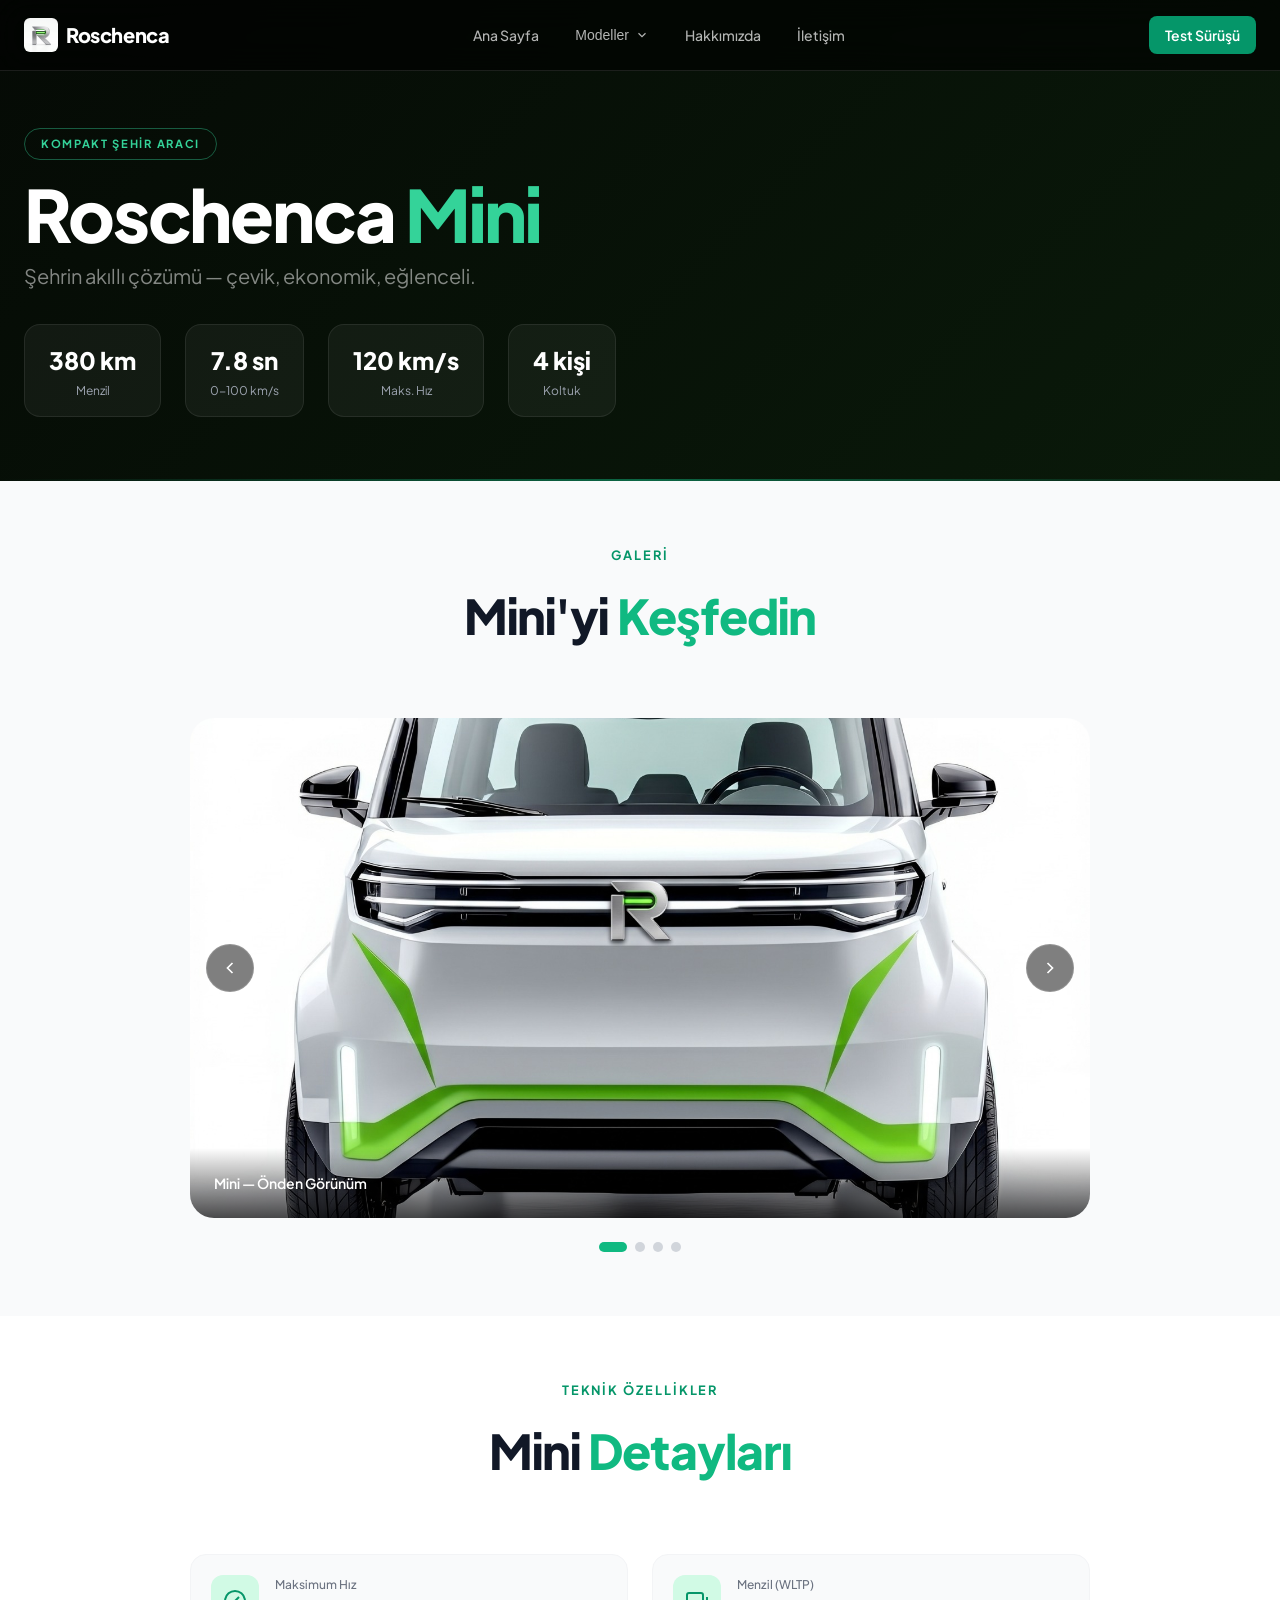
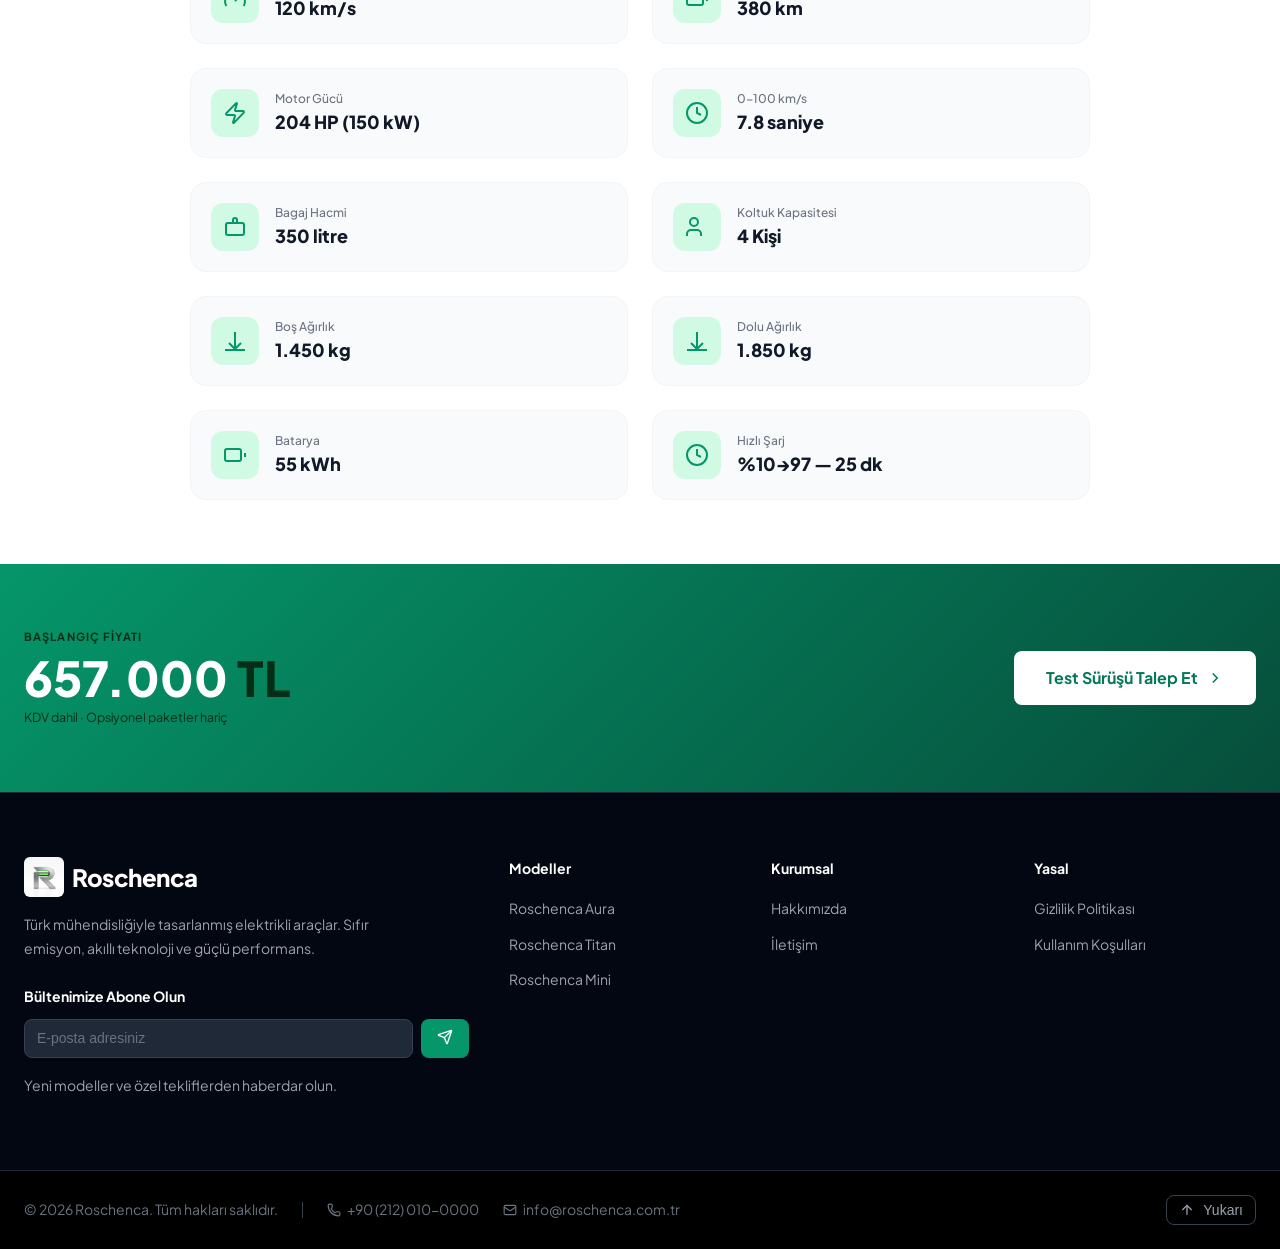
<file: frontend/mini.html>
<!DOCTYPE html>
<html lang="tr">

<head>
  <meta charset="UTF-8">
  <meta name="viewport" content="width=device-width, initial-scale=1.0">
  <title>Roschenca | Mini</title>
  <meta name="description" content="Roschenca Mini — Şehrin akıllı çözümü. Kompakt şehir aracı, 320 km menzil.">
  <link rel="preconnect" href="https://fonts.googleapis.com">
  <link rel="preconnect" href="https://fonts.gstatic.com" crossorigin>
  <link href="https://fonts.googleapis.com/css2?family=Plus+Jakarta+Sans:wght@400;500;600;700;800;900&display=swap"
    rel="stylesheet">
  <link rel="stylesheet" href="styles.css">
</head>

<body>

  <!-- HEADER -->
  <header class="header" id="header">
    <div class="container">
      <div class="header-inner">
        <a class="logo" href="index.html">
          <img src="images/Logo.png" alt="Roschenca" style="height:34px;width:34px;object-fit:contain;border-radius:6px;flex-shrink:0;">
          <span class="logo-text">Roschenca</span>
        </a>
        <nav>
          <ul class="nav-links">
            <li><a href="index.html">Ana Sayfa</a></li>
            <li class="has-dropdown" id="modelsDropdown">
              <button class="nav-trigger" onclick="toggleDropdown()">
                Modeller
                <svg viewBox="0 0 24 24" fill="none" stroke="currentColor" stroke-width="2">
                  <path d="m6 9 6 6 6-6" />
                </svg>
              </button>
              <div class="dropdown">
                <a href="models.html">
                  <span class="dropdown-dot" style="background:var(--emerald-600)"></span>
                  <div><strong>Tüm Modeller</strong>
                    <div class="dropdown-info">Araç ailemize genel bakış</div>
                  </div>
                </a>
                <a href="aura.html">
                  <span class="dropdown-dot" style="background:var(--emerald-400)"></span>
                  <div><strong>Roschenca Aura</strong>
                    <div class="dropdown-info">Zarif sedan · 720 km menzil</div>
                  </div>
                </a>
                <a href="titan.html">
                  <span class="dropdown-dot" style="background:var(--emerald-900)"></span>
                  <div><strong>Roschenca Titan</strong>
                    <div class="dropdown-info">Güçlü pick-up · 780 km menzil</div>
                  </div>
                </a>
                <a href="mini.html">
                  <span class="dropdown-dot" style="background:var(--emerald-600)"></span>
                  <div><strong>Roschenca Mini</strong>
                    <div class="dropdown-info">Kompakt şehir aracı · 380 km menzil</div>
                  </div>
                </a>
              </div>
            </li>
            <li><a href="about.html">Hakkımızda</a></li>
            <li><a href="contact.html">İletişim</a></li>
          </ul>
        </nav>
        <a class="btn-test-drive" href="contact.html">Test Sürüşü</a>
        <button class="mobile-menu-btn" aria-label="Menü">
          <svg width="20" height="20" viewBox="0 0 24 24" fill="none" stroke="currentColor" stroke-width="2">
            <path d="M4 5h16" />
            <path d="M4 12h16" />
            <path d="M4 19h16" />
          </svg>
        </button>
      </div>
    </div>
  </header>

  <!-- MINI PAGE -->
  <main>
    <section class="detail-hero">
      <div class="container">
        <div class="detail-hero-content">
          <span class="detail-badge">Kompakt Şehir Aracı</span>
          <h1>Roschenca <span>Mini</span></h1>
          <p class="detail-tagline">Şehrin akıllı çözümü — çevik, ekonomik, eğlenceli.</p>
          <div class="detail-quick-specs">
            <div class="quick-spec">
              <div class="qs-value">380 km</div>
              <div class="qs-label">Menzil</div>
            </div>
            <div class="quick-spec">
              <div class="qs-value">7.8 sn</div>
              <div class="qs-label">0-100 km/s</div>
            </div>
            <div class="quick-spec">
              <div class="qs-value">120 km/s</div>
              <div class="qs-label">Maks. Hız</div>
            </div>
            <div class="quick-spec">
              <div class="qs-value">4 kişi</div>
              <div class="qs-label">Koltuk</div>
            </div>
          </div>
        </div>
      </div>
    </section>

    <section class="carousel-section">
      <div class="container">
        <div class="section-header"><span class="section-label">Galeri</span>
          <h2 class="section-title">Mini'yi <span>Keşfedin</span></h2>
        </div>
        <div class="carousel-wrapper" id="carousel-mini">
          <div class="carousel-track" id="mini-track">
            <div class="carousel-slide"><img id="mini-img-0" src="" alt="Mini Önden Görünüm">
              <div class="slide-caption">Mini — Önden Görünüm</div>
            </div>
            <div class="carousel-slide"><img id="mini-img-1" src="" alt="Mini Yan Görünüm">
              <div class="slide-caption">Mini — Yan Görünüm</div>
            </div>
            <div class="carousel-slide"><img id="mini-img-2" src="" alt="Mini Arkadan Görünüm">
              <div class="slide-caption">Mini — Arkadan Görünüm</div>
            </div>
            <div class="carousel-slide"><img id="mini-img-3" src="" alt="Mini İç Mekan">
              <div class="slide-caption">Mini — İç Mekan</div>
            </div>
          </div>
          <button class="carousel-btn prev" onclick="moveCarousel('mini',-1)"><svg width="20" height="20"
              viewBox="0 0 24 24" fill="none" stroke="currentColor" stroke-width="2">
              <path d="m15 18-6-6 6-6" />
            </svg></button>
          <button class="carousel-btn next" onclick="moveCarousel('mini',1)"><svg width="20" height="20"
              viewBox="0 0 24 24" fill="none" stroke="currentColor" stroke-width="2">
              <path d="m9 18 6-6-6-6" />
            </svg></button>
        </div>
        <div class="carousel-dots" id="mini-dots"></div>
      </div>
    </section>

    <section class="specs-section">
      <div class="container">
        <div class="section-header"><span class="section-label">Teknik Özellikler</span>
          <h2 class="section-title">Mini <span>Detayları</span></h2>
        </div>
        <div class="specs-grid">
          <div class="spec-card">
            <div class="spec-card-icon"><svg viewBox="0 0 24 24" fill="none" stroke="currentColor" stroke-width="2">
                <path d="m12 14 4-4" />
                <path d="M3.34 19a10 10 0 1 1 17.32 0" />
              </svg></div>
            <div class="spec-card-info">
              <div class="sc-label">Maksimum Hız</div>
              <div class="sc-value">120 km/s</div>
            </div>
          </div>
          <div class="spec-card">
            <div class="spec-card-icon"><svg viewBox="0 0 24 24" fill="none" stroke="currentColor" stroke-width="2">
                <path d="M 22 14 L 22 10" />
                <rect x="2" y="6" width="16" height="12" rx="2" />
              </svg></div>
            <div class="spec-card-info">
              <div class="sc-label">Menzil (WLTP)</div>
              <div class="sc-value">380 km</div>
            </div>
          </div>
          <div class="spec-card">
            <div class="spec-card-icon"><svg viewBox="0 0 24 24" fill="none" stroke="currentColor" stroke-width="2">
                <path
                  d="M4 14a1 1 0 0 1-.78-1.63l9.9-10.2a.5.5 0 0 1 .86.46l-1.92 6.02A1 1 0 0 0 13 10h7a1 1 0 0 1 .78 1.63l-9.9 10.2a.5.5 0 0 1-.86-.46l1.92-6.02A1 1 0 0 0 11 14z" />
              </svg></div>
            <div class="spec-card-info">
              <div class="sc-label">Motor Gücü</div>
              <div class="sc-value">204 HP (150 kW)</div>
            </div>
          </div>
          <div class="spec-card">
            <div class="spec-card-icon"><svg viewBox="0 0 24 24" fill="none" stroke="currentColor" stroke-width="2">
                <circle cx="12" cy="12" r="10" />
                <path d="M12 6v6l4 2" />
              </svg></div>
            <div class="spec-card-info">
              <div class="sc-label">0-100 km/s</div>
              <div class="sc-value">7.8 saniye</div>
            </div>
          </div>
          <div class="spec-card">
            <div class="spec-card-icon"><svg viewBox="0 0 24 24" fill="none" stroke="currentColor" stroke-width="2">
                <rect x="3" y="8" width="18" height="12" rx="2" />
                <path d="M10 8V5a2 2 0 0 1 4 0v3" />
              </svg></div>
            <div class="spec-card-info">
              <div class="sc-label">Bagaj Hacmi</div>
              <div class="sc-value">350 litre</div>
            </div>
          </div>
          <div class="spec-card">
            <div class="spec-card-icon"><svg viewBox="0 0 24 24" fill="none" stroke="currentColor" stroke-width="2">
                <path d="M16 21v-2a4 4 0 0 0-4-4H6a4 4 0 0 0-4 4v2" />
                <circle cx="9" cy="7" r="4" />
              </svg></div>
            <div class="spec-card-info">
              <div class="sc-label">Koltuk Kapasitesi</div>
              <div class="sc-value">4 Kişi</div>
            </div>
          </div>
          <div class="spec-card">
            <div class="spec-card-icon"><svg viewBox="0 0 24 24" fill="none" stroke="currentColor" stroke-width="2">
                <path d="M12 3v17.25" />
                <path d="m6 14 6 6 6-6" />
                <path d="M2 21h20" />
              </svg></div>
            <div class="spec-card-info">
              <div class="sc-label">Boş Ağırlık</div>
              <div class="sc-value">1.450 kg</div>
            </div>
          </div>
          <div class="spec-card">
            <div class="spec-card-icon"><svg viewBox="0 0 24 24" fill="none" stroke="currentColor" stroke-width="2">
                <path d="M12 3v17.25" />
                <path d="m6 14 6 6 6-6" />
                <path d="M2 21h20" />
              </svg></div>
            <div class="spec-card-info">
              <div class="sc-label">Dolu Ağırlık</div>
              <div class="sc-value">1.850 kg</div>
            </div>
          </div>
          <div class="spec-card">
            <div class="spec-card-icon"><svg viewBox="0 0 24 24" fill="none" stroke="currentColor" stroke-width="2">
                <path d="M 22 14 L 22 10" />
                <rect x="2" y="6" width="16" height="12" rx="2" />
              </svg></div>
            <div class="spec-card-info">
              <div class="sc-label">Batarya</div>
              <div class="sc-value">55 kWh</div>
            </div>
          </div>
          <div class="spec-card">
            <div class="spec-card-icon"><svg viewBox="0 0 24 24" fill="none" stroke="currentColor" stroke-width="2">
                <circle cx="12" cy="12" r="10" />
                <path d="M12 6v6l4 2" />
              </svg></div>
            <div class="spec-card-info">
              <div class="sc-label">Hızlı Şarj</div>
              <div class="sc-value">%10→97 — 25 dk</div>
            </div>
          </div>
        </div>
      </div>
    </section>

    <section style="padding:4rem 0;background:linear-gradient(135deg,var(--emerald-600) 0%,#064e3b 100%);">
      <div class="container">
        <div style="display:flex;align-items:center;justify-content:space-between;flex-wrap:wrap;gap:2rem;">
          <div>
            <span style="display:block;font-size:0.7rem;font-weight:700;color:#052e16;text-transform:uppercase;letter-spacing:0.1em;margin-bottom:0.5rem;">Başlangıç Fiyatı</span>
            <div style="font-size:3rem;font-weight:900;color:#fff;line-height:1;">657.000 <span style="color:#052e16;">TL</span></div>
            <span style="font-size:0.78rem;color:#052e16;margin-top:0.4rem;display:block;">KDV dahil · Opsiyonel paketler hariç</span>
          </div>
          <a href="contact.html" style="display:inline-flex;align-items:center;gap:0.5rem;font-size:1rem;font-weight:700;padding:0.9rem 2rem;background:#fff;color:var(--emerald-700);border-radius:0.5rem;text-decoration:none;transition:opacity 0.2s;">Test Sürüşü Talep Et
            <svg width="18" height="18" viewBox="0 0 24 24" fill="none" stroke="currentColor" stroke-width="2"><path d="m9 18 6-6-6-6"/></svg>
          </a>
        </div>
      </div>
    </section>
  </main>

  <!-- FOOTER -->
  <footer class="footer">
    <div class="container">
      <div class="footer-grid">
        <div class="footer-brand">
          <a class="logo" style="color:#fff" href="index.html">
            <img src="images/Logo.png" alt="Roschenca" style="height:40px;width:40px;object-fit:contain;border-radius:6px;flex-shrink:0;"><span class="logo-text" style="font-size:1.5rem">Roschenca</span>
          </a>
          <p>Türk mühendisliğiyle tasarlanmış elektrikli araçlar. Sıfır emisyon, akıllı teknoloji ve güçlü performans.
          </p>
          <div class="footer-newsletter">
            <h4>Bültenimize Abone Olun</h4>
            <form class="newsletter-form" onsubmit="event.preventDefault();alert('Abone oldunuz!')"><input type="email"
                placeholder="E-posta adresiniz" required><button type="submit"><svg width="16" height="16"
                  viewBox="0 0 24 24" fill="none" stroke="currentColor" stroke-width="2">
                  <path
                    d="M14.536 21.686a.5.5 0 0 0 .937-.024l6.5-19a.496.496 0 0 0-.635-.635l-19 6.5a.5.5 0 0 0-.024.937l7.93 3.18a2 2 0 0 1 1.112 1.11z" />
                  <path d="m21.854 2.147-10.94 10.939" />
                </svg></button></form>
            <p class="newsletter-hint">Yeni modeller ve özel tekliflerden haberdar olun.</p>
          </div>
        </div>
        <div class="footer-col">
          <h4>Modeller</h4>
          <ul>
            <li><a href="aura.html">Roschenca Aura</a></li>
            <li><a href="titan.html">Roschenca Titan</a></li>
            <li><a href="mini.html">Roschenca Mini</a></li>
          </ul>
        </div>
        <div class="footer-col">
          <h4>Kurumsal</h4>
          <ul>
            <li><a href="about.html">Hakkımızda</a></li>
            <li><a href="contact.html">İletişim</a></li>
          </ul>
        </div>
        <div class="footer-col">
          <h4>Yasal</h4>
          <ul>
            <li><a href="#">Gizlilik Politikası</a></li>
            <li><a href="#">Kullanım Koşulları</a></li>
          </ul>
        </div>
      </div>
    </div>
    <div class="footer-bottom">
      <div class="container">
        <div class="footer-bottom-inner">
          <div class="footer-bottom-left">
            <span>© 2026 Roschenca. Tüm hakları saklıdır.</span>
            <div class="divider"></div>
            <a href="tel:+902120100000"><svg width="14" height="14" viewBox="0 0 24 24" fill="none"
                stroke="currentColor" stroke-width="2">
                <path
                  d="M13.832 16.568a1 1 0 0 0 1.213-.303l.355-.465A2 2 0 0 1 17 15h3a2 2 0 0 1 2 2v3a2 2 0 0 1-2 2A18 18 0 0 1 2 4a2 2 0 0 1 2-2h3a2 2 0 0 1 2 2v3a2 2 0 0 1-.8 1.6l-.468.351a1 1 0 0 0-.292 1.233 14 14 0 0 0 6.392 6.384" />
              </svg>+90 (212) 010-0000</a>
            <a href="mailto:info@roschenca.com.tr"><svg width="14" height="14" viewBox="0 0 24 24" fill="none"
                stroke="currentColor" stroke-width="2">
                <path d="m22 7-8.991 5.727a2 2 0 0 1-2.009 0L2 7" />
                <rect x="2" y="4" width="20" height="16" rx="2" />
              </svg>info@roschenca.com.tr</a>
          </div>
          <button class="btn-top" onclick="window.scrollTo({top:0,behavior:'smooth'})"><svg width="16" height="16"
              viewBox="0 0 24 24" fill="none" stroke="currentColor" stroke-width="2">
              <path d="m5 12 7-7 7 7" />
              <path d="M12 19V5" />
            </svg>Yukarı</button>
        </div>
      </div>
    </div>
  </footer>

  <script src="main.js"></script>
  <script src="mini-images.js"></script>
</body>

</html>
</file>
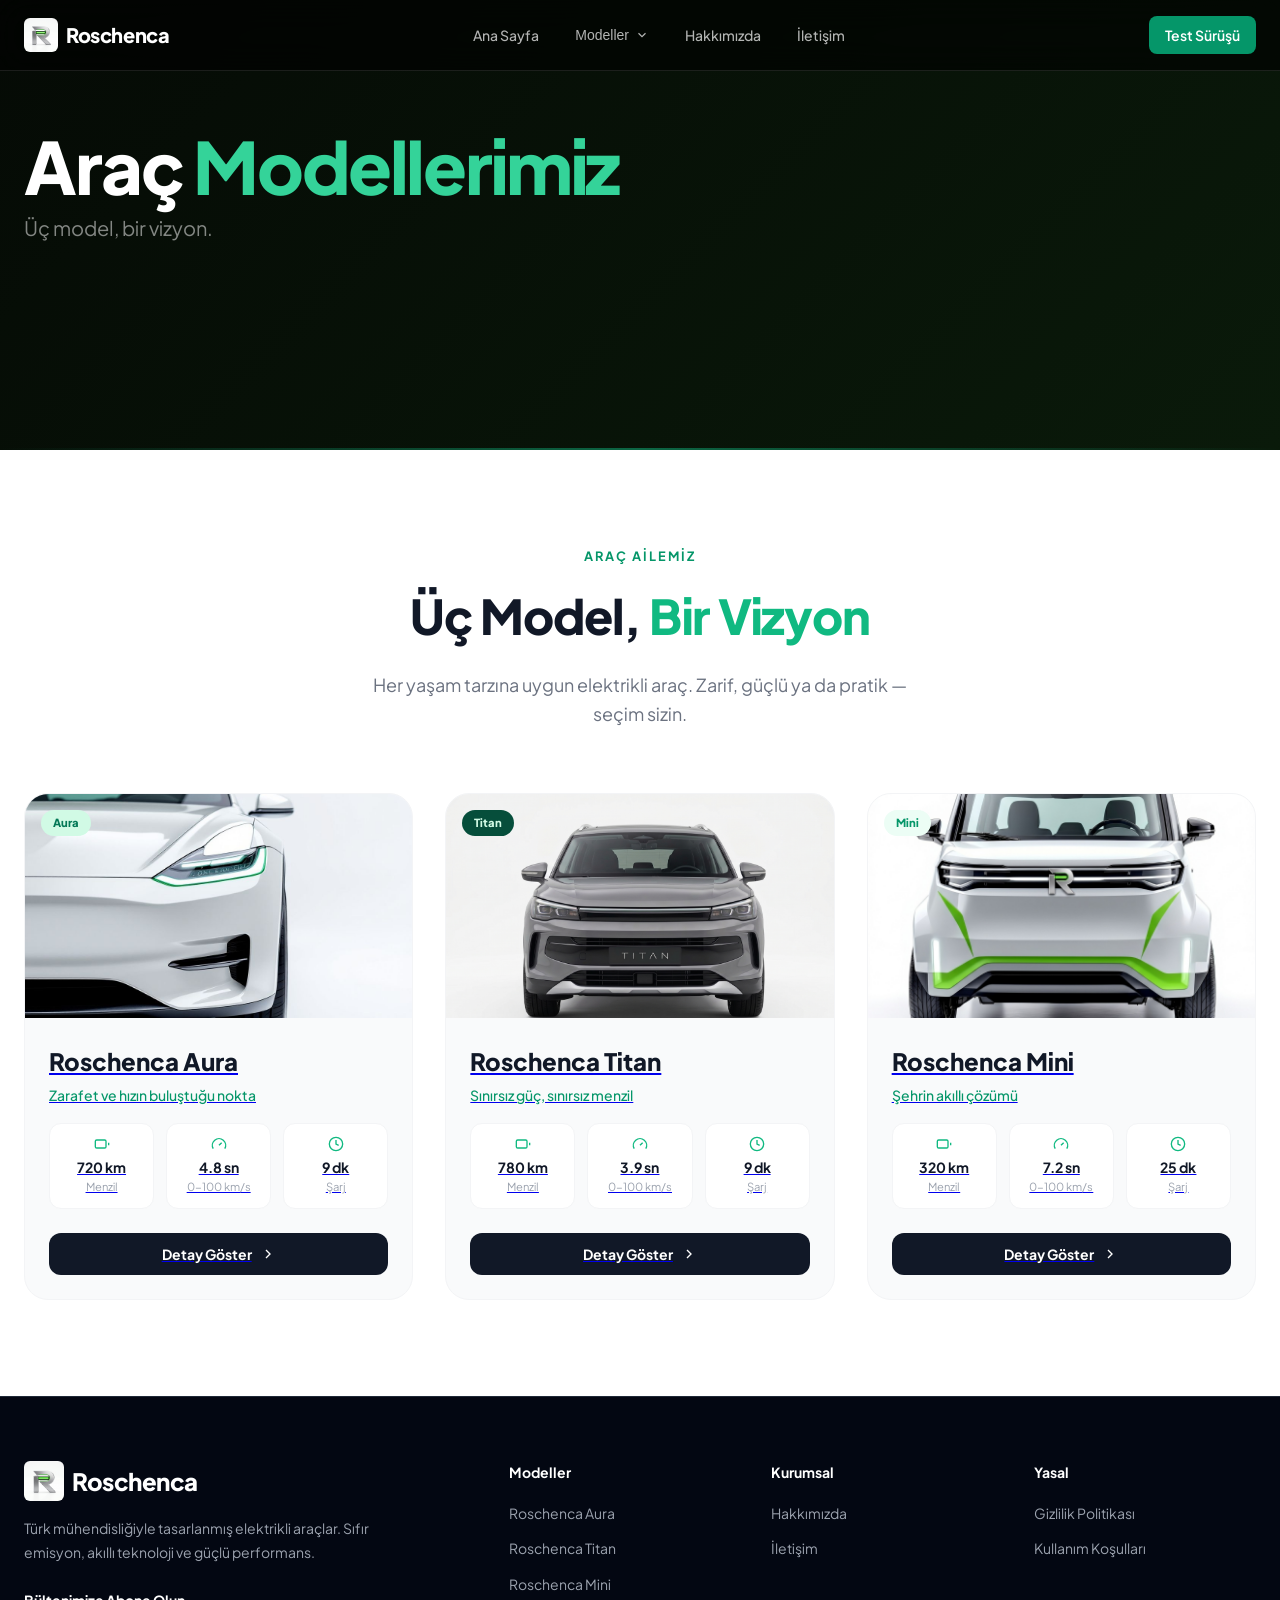
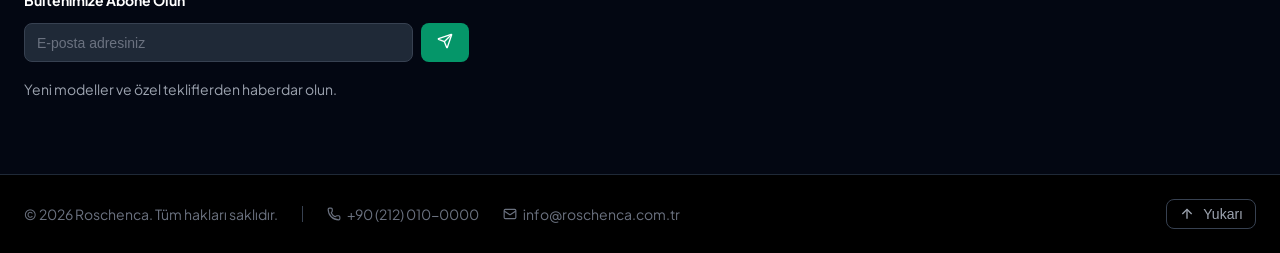
<file: frontend/models.html>
<!DOCTYPE html>
<html lang="tr">

<head>
  <meta charset="UTF-8">
  <meta name="viewport" content="width=device-width, initial-scale=1.0">
  <title>Roschenca | Modeller</title>
  <meta name="description" content="Roschenca araç modelleri — Aura, Titan ve Mini. Üç model, bir vizyon.">
  <link rel="preconnect" href="https://fonts.googleapis.com">
  <link rel="preconnect" href="https://fonts.gstatic.com" crossorigin>
  <link href="https://fonts.googleapis.com/css2?family=Plus+Jakarta+Sans:wght@400;500;600;700;800;900&display=swap"
    rel="stylesheet">
  <link rel="stylesheet" href="styles.css">
</head>

<body>

  <!-- HEADER -->
  <header class="header" id="header">
    <div class="container">
      <div class="header-inner">
        <a class="logo" href="index.html">
          <img src="images/Logo.png" alt="Roschenca" style="height:34px;width:34px;object-fit:contain;border-radius:6px;flex-shrink:0;">
          <span class="logo-text">Roschenca</span>
        </a>
        <nav>
          <ul class="nav-links">
            <li><a href="index.html">Ana Sayfa</a></li>
            <li class="has-dropdown" id="modelsDropdown">
              <button class="nav-trigger" onclick="toggleDropdown()">
                Modeller
                <svg viewBox="0 0 24 24" fill="none" stroke="currentColor" stroke-width="2">
                  <path d="m6 9 6 6 6-6" />
                </svg>
              </button>
              <div class="dropdown">
                <a href="models.html">
                  <span class="dropdown-dot" style="background:var(--emerald-600)"></span>
                  <div><strong>Tüm Modeller</strong>
                    <div class="dropdown-info">Araç ailemize genel bakış</div>
                  </div>
                </a>
                <a href="aura.html">
                  <span class="dropdown-dot" style="background:var(--emerald-400)"></span>
                  <div><strong>Roschenca Aura</strong>
                    <div class="dropdown-info">Zarif sedan · 720 km menzil</div>
                  </div>
                </a>
                <a href="titan.html">
                  <span class="dropdown-dot" style="background:var(--emerald-900)"></span>
                  <div><strong>Roschenca Titan</strong>
                    <div class="dropdown-info">Güçlü pick-up · 780 km menzil</div>
                  </div>
                </a>
                <a href="mini.html">
                  <span class="dropdown-dot" style="background:var(--emerald-600)"></span>
                  <div><strong>Roschenca Mini</strong>
                    <div class="dropdown-info">Kompakt şehir aracı · 380 km menzil</div>
                  </div>
                </a>
              </div>
            </li>
            <li><a href="about.html">Hakkımızda</a></li>
            <li><a href="contact.html">İletişim</a></li>
          </ul>
        </nav>
        <a class="btn-test-drive" href="contact.html">Test Sürüşü</a>
        <button class="mobile-menu-btn" aria-label="Menü">
          <svg width="20" height="20" viewBox="0 0 24 24" fill="none" stroke="currentColor" stroke-width="2">
            <path d="M4 5h16" />
            <path d="M4 12h16" />
            <path d="M4 19h16" />
          </svg>
        </button>
      </div>
    </div>
  </header>

  <!-- MODELS PAGE -->
  <main>
    <section class="detail-hero">
      <div class="container">
        <div class="detail-hero-content">
          <h1>Araç <span>Modellerimiz</span></h1>
          <p class="detail-tagline">Üç model, bir vizyon.</p>
        </div>
      </div>
    </section>

    <section class="models" id="models-section">
      <div class="container">
        <div class="section-header fade-in">
          <span class="section-label">Araç Ailemiz</span>
          <h2 class="section-title">Üç Model,<span> Bir Vizyon</span></h2>
          <p class="section-desc">Her yaşam tarzına uygun elektrikli araç. Zarif, güçlü ya da pratik — seçim sizin.</p>
        </div>
        <div class="models-grid">
          <a class="model-card fade-in" href="aura.html">
            <div class="model-img">
              <img id="aura-models-card-img" src="" alt="Aura">
              <span class="model-badge aura">Aura</span>
            </div>
            <div class="model-body">
              <h3>Roschenca Aura</h3>
              <p class="subtitle">Zarafet ve hızın buluştuğu nokta</p>
              <div class="model-specs">
                <div class="spec-item"><svg class="spec-icon" viewBox="0 0 24 24" fill="none" stroke="currentColor"
                    stroke-width="2">
                    <path d="M 22 14 L 22 10" />
                    <rect x="2" y="6" width="16" height="12" rx="2" />
                  </svg>
                  <div class="spec-value">720 km</div>
                  <div class="spec-label">Menzil</div>
                </div>
                <div class="spec-item"><svg class="spec-icon" viewBox="0 0 24 24" fill="none" stroke="currentColor"
                    stroke-width="2">
                    <path d="m12 14 4-4" />
                    <path d="M3.34 19a10 10 0 1 1 17.32 0" />
                  </svg>
                  <div class="spec-value">4.8 sn</div>
                  <div class="spec-label">0-100 km/s</div>
                </div>
                <div class="spec-item"><svg class="spec-icon" viewBox="0 0 24 24" fill="none" stroke="currentColor"
                    stroke-width="2">
                    <path d="M12 6v6l4 2" />
                    <circle cx="12" cy="12" r="10" />
                  </svg>
                  <div class="spec-value">9 dk</div>
                  <div class="spec-label">Şarj</div>
                </div>
              </div>
              <span class="btn-detail">Detay Göster <svg width="16" height="16" viewBox="0 0 24 24" fill="none"
                  stroke="currentColor" stroke-width="2">
                  <path d="m9 18 6-6-6-6" />
                </svg></span>
            </div>
          </a>

          <a class="model-card fade-in" style="transition-delay:0.15s" href="titan.html">
            <div class="model-img">
              <img id="titan-models-card-img" src="" alt="Titan">
              <span class="model-badge titan">Titan</span>
            </div>
            <div class="model-body">
              <h3>Roschenca Titan</h3>
              <p class="subtitle">Sınırsız güç, sınırsız menzil</p>
              <div class="model-specs">
                <div class="spec-item"><svg class="spec-icon" viewBox="0 0 24 24" fill="none" stroke="currentColor"
                    stroke-width="2">
                    <path d="M 22 14 L 22 10" />
                    <rect x="2" y="6" width="16" height="12" rx="2" />
                  </svg>
                  <div class="spec-value">780 km</div>
                  <div class="spec-label">Menzil</div>
                </div>
                <div class="spec-item"><svg class="spec-icon" viewBox="0 0 24 24" fill="none" stroke="currentColor"
                    stroke-width="2">
                    <path d="m12 14 4-4" />
                    <path d="M3.34 19a10 10 0 1 1 17.32 0" />
                  </svg>
                  <div class="spec-value">3.9 sn</div>
                  <div class="spec-label">0-100 km/s</div>
                </div>
                <div class="spec-item"><svg class="spec-icon" viewBox="0 0 24 24" fill="none" stroke="currentColor"
                    stroke-width="2">
                    <path d="M12 6v6l4 2" />
                    <circle cx="12" cy="12" r="10" />
                  </svg>
                  <div class="spec-value">9 dk</div>
                  <div class="spec-label">Şarj</div>
                </div>
              </div>
              <span class="btn-detail">Detay Göster <svg width="16" height="16" viewBox="0 0 24 24" fill="none"
                  stroke="currentColor" stroke-width="2">
                  <path d="m9 18 6-6-6-6" />
                </svg></span>
            </div>
          </a>

          <a class="model-card fade-in" style="transition-delay:0.3s" href="mini.html">
            <div class="model-img">
              <img id="mini-models-card-img" src="images/item_mini_front.jpg" alt="Mini">
              <span class="model-badge mini">Mini</span>
            </div>
            <div class="model-body">
              <h3>Roschenca Mini</h3>
              <p class="subtitle">Şehrin akıllı çözümü</p>
              <div class="model-specs">
                <div class="spec-item"><svg class="spec-icon" viewBox="0 0 24 24" fill="none" stroke="currentColor"
                    stroke-width="2">
                    <path d="M 22 14 L 22 10" />
                    <rect x="2" y="6" width="16" height="12" rx="2" />
                  </svg>
                  <div class="spec-value">320 km</div>
                  <div class="spec-label">Menzil</div>
                </div>
                <div class="spec-item"><svg class="spec-icon" viewBox="0 0 24 24" fill="none" stroke="currentColor"
                    stroke-width="2">
                    <path d="m12 14 4-4" />
                    <path d="M3.34 19a10 10 0 1 1 17.32 0" />
                  </svg>
                  <div class="spec-value">7.2 sn</div>
                  <div class="spec-label">0-100 km/s</div>
                </div>
                <div class="spec-item"><svg class="spec-icon" viewBox="0 0 24 24" fill="none" stroke="currentColor"
                    stroke-width="2">
                    <path d="M12 6v6l4 2" />
                    <circle cx="12" cy="12" r="10" />
                  </svg>
                  <div class="spec-value">25 dk</div>
                  <div class="spec-label">Şarj</div>
                </div>
              </div>
              <span class="btn-detail">Detay Göster <svg width="16" height="16" viewBox="0 0 24 24" fill="none"
                  stroke="currentColor" stroke-width="2">
                  <path d="m9 18 6-6-6-6" />
                </svg></span>
            </div>
          </a>
        </div>
      </div>
    </section>
  </main>

  <!-- FOOTER -->
  <footer class="footer">
    <div class="container">
      <div class="footer-grid">
        <div class="footer-brand">
          <a class="logo" style="color:#fff" href="index.html">
            <img src="images/Logo.png" alt="Roschenca" style="height:40px;width:40px;object-fit:contain;border-radius:6px;flex-shrink:0;"><span class="logo-text" style="font-size:1.5rem">Roschenca</span>
          </a>
          <p>Türk mühendisliğiyle tasarlanmış elektrikli araçlar. Sıfır emisyon, akıllı teknoloji ve güçlü performans.
          </p>
          <div class="footer-newsletter">
            <h4>Bültenimize Abone Olun</h4>
            <form class="newsletter-form" onsubmit="event.preventDefault();alert('Abone oldunuz!')"><input type="email"
                placeholder="E-posta adresiniz" required><button type="submit"><svg width="16" height="16"
                  viewBox="0 0 24 24" fill="none" stroke="currentColor" stroke-width="2">
                  <path
                    d="M14.536 21.686a.5.5 0 0 0 .937-.024l6.5-19a.496.496 0 0 0-.635-.635l-19 6.5a.5.5 0 0 0-.024.937l7.93 3.18a2 2 0 0 1 1.112 1.11z" />
                  <path d="m21.854 2.147-10.94 10.939" />
                </svg></button></form>
            <p class="newsletter-hint">Yeni modeller ve özel tekliflerden haberdar olun.</p>
          </div>
        </div>
        <div class="footer-col">
          <h4>Modeller</h4>
          <ul>
            <li><a href="aura.html">Roschenca Aura</a></li>
            <li><a href="titan.html">Roschenca Titan</a></li>
            <li><a href="mini.html">Roschenca Mini</a></li>
          </ul>
        </div>
        <div class="footer-col">
          <h4>Kurumsal</h4>
          <ul>
            <li><a href="about.html">Hakkımızda</a></li>
            <li><a href="contact.html">İletişim</a></li>
          </ul>
        </div>
        <div class="footer-col">
          <h4>Yasal</h4>
          <ul>
            <li><a href="#">Gizlilik Politikası</a></li>
            <li><a href="#">Kullanım Koşulları</a></li>
          </ul>
        </div>
      </div>
    </div>
    <div class="footer-bottom">
      <div class="container">
        <div class="footer-bottom-inner">
          <div class="footer-bottom-left">
            <span>© 2026 Roschenca. Tüm hakları saklıdır.</span>
            <div class="divider"></div>
            <a href="tel:+902120100000"><svg width="14" height="14" viewBox="0 0 24 24" fill="none"
                stroke="currentColor" stroke-width="2">
                <path
                  d="M13.832 16.568a1 1 0 0 0 1.213-.303l.355-.465A2 2 0 0 1 17 15h3a2 2 0 0 1 2 2v3a2 2 0 0 1-2 2A18 18 0 0 1 2 4a2 2 0 0 1 2-2h3a2 2 0 0 1 2 2v3a2 2 0 0 1-.8 1.6l-.468.351a1 1 0 0 0-.292 1.233 14 14 0 0 0 6.392 6.384" />
              </svg>+90 (212) 010-0000</a>
            <a href="mailto:info@roschenca.com.tr"><svg width="14" height="14" viewBox="0 0 24 24" fill="none"
                stroke="currentColor" stroke-width="2">
                <path d="m22 7-8.991 5.727a2 2 0 0 1-2.009 0L2 7" />
                <rect x="2" y="4" width="20" height="16" rx="2" />
              </svg>info@roschenca.com.tr</a>
          </div>
          <button class="btn-top" onclick="window.scrollTo({top:0,behavior:'smooth'})"><svg width="16" height="16"
              viewBox="0 0 24 24" fill="none" stroke="currentColor" stroke-width="2">
              <path d="m5 12 7-7 7 7" />
              <path d="M12 19V5" />
            </svg>Yukarı</button>
        </div>
      </div>
    </div>
  </footer>

  <script src="main.js"></script>
  <script src="mini-images.js"></script>
  <script src="aura-images.js"></script>
  <script src="titan-images.js"></script>
</body>

</html>
</file>
<file: frontend/styles.css>
:root {
      --emerald-50: #ecfdf5;
      --emerald-100: #d1fae5;
      --emerald-200: #a7f3d0;
      --emerald-400: #34d399;
      --emerald-500: #10b981;
      --emerald-600: #059669;
      --emerald-700: #047857;
      --emerald-900: #064e3b;
      --gray-50: #f9fafb;
      --gray-100: #f3f4f6;
      --gray-200: #e5e7eb;
      --gray-400: #9ca3af;
      --gray-500: #6b7280;
      --gray-600: #4b5563;
      --gray-700: #374151;
      --gray-800: #1f2937;
      --gray-900: #111827;
      --gray-950: #030712;
    }

    * {
      margin: 0;
      padding: 0;
      box-sizing: border-box;
    }

    html {
      scroll-behavior: smooth;
    }

    body {
      font-family: 'Plus Jakarta Sans', system-ui, sans-serif;
      color: var(--gray-900);
      line-height: 1.6;
      -webkit-font-smoothing: antialiased;
    }

    .container {
      max-width: 1280px;
      margin: 0 auto;
      padding: 0 1.5rem;
    }

    .page {
      display: none;
    }

    .page.active {
      display: block;
    }

    /* HEADER */
    .header {
      position: fixed;
      top: 0;
      left: 0;
      right: 0;
      z-index: 1000;
      padding: 1rem 0;
      border-bottom: 1px solid rgba(255, 255, 255, 0.1);
      background: rgba(0, 0, 0, 0.6);
      backdrop-filter: blur(16px);
      -webkit-backdrop-filter: blur(16px);
      transition: background 0.3s;
    }

    .header.scrolled {
      background: rgba(0, 0, 0, 0.9);
    }

    .header-inner {
      display: flex;
      align-items: center;
      justify-content: space-between;
    }

    .logo {
      display: flex;
      align-items: center;
      gap: 0.5rem;
      text-decoration: none;
      color: #fff;
      cursor: pointer;
    }

    .logo-icon {
      width: 36px;
      height: 36px;
      background: linear-gradient(135deg, var(--emerald-500), var(--emerald-400));
      border-radius: 10px;
      display: flex;
      align-items: center;
      justify-content: center;
      font-weight: 900;
      font-size: 18px;
      color: #fff;
    }

    .logo-text {
      font-size: 1.25rem;
      font-weight: 800;
      letter-spacing: -0.02em;
    }

    .nav-links {
      display: flex;
      align-items: center;
      gap: 0.25rem;
      list-style: none;
    }

    .nav-links>li {
      position: relative;
    }

    .nav-links>li>a,
    .nav-links>li>.nav-trigger {
      color: rgba(255, 255, 255, 0.7);
      text-decoration: none;
      font-size: 0.875rem;
      font-weight: 500;
      padding: 0.5rem 1rem;
      border-radius: 0.5rem;
      transition: all 0.2s;
      cursor: pointer;
      background: none;
      border: none;
      display: flex;
      align-items: center;
      gap: 0.375rem;
    }

    .nav-links>li>a:hover,
    .nav-links>li>.nav-trigger:hover {
      color: #fff;
      background: rgba(255, 255, 255, 0.08);
    }

    .nav-trigger svg {
      transition: transform 0.2s;
      width: 14px;
      height: 14px;
    }

    .dropdown-open .nav-trigger svg {
      transform: rotate(180deg);
    }

    /* DROPDOWN */
    .dropdown {
      position: absolute;
      top: calc(100% + 0.5rem);
      left: 50%;
      transform: translateX(-50%) translateY(-8px);
      opacity: 0;
      visibility: hidden;
      background: rgba(15, 15, 20, 0.95);
      backdrop-filter: blur(20px);
      border: 1px solid rgba(255, 255, 255, 0.1);
      border-radius: 1rem;
      padding: 0.5rem;
      min-width: 240px;
      transition: all 0.25s;
      pointer-events: none;
      box-shadow: 0 20px 40px rgba(0, 0, 0, 0.4);
    }

    .dropdown-open .dropdown {
      opacity: 1;
      visibility: visible;
      transform: translateX(-50%) translateY(0);
      pointer-events: auto;
    }

    .dropdown a {
      display: flex;
      align-items: center;
      gap: 0.75rem;
      padding: 0.75rem 1rem;
      border-radius: 0.5rem;
      color: rgba(255, 255, 255, 0.8);
      text-decoration: none;
      font-size: 0.875rem;
      font-weight: 500;
      transition: all 0.15s;
    }

    .dropdown a:hover {
      background: rgba(255, 255, 255, 0.08);
      color: #fff;
    }

    .dropdown-dot {
      width: 8px;
      height: 8px;
      border-radius: 50%;
      flex-shrink: 0;
    }

    .dropdown-info {
      font-size: 0.7rem;
      color: var(--gray-500);
      margin-top: 2px;
    }

    .btn-test-drive {
      display: inline-flex;
      align-items: center;
      gap: 0.5rem;
      padding: 0.5rem 1rem;
      background: var(--emerald-600);
      color: #fff;
      font-size: 0.875rem;
      font-weight: 600;
      border-radius: 0.5rem;
      text-decoration: none;
      border: none;
      cursor: pointer;
      transition: background 0.2s;
    }

    .btn-test-drive:hover {
      background: var(--emerald-500);
    }

    .mobile-menu-btn {
      display: none;
      background: none;
      border: 1px solid rgba(255, 255, 255, 0.2);
      color: #fff;
      padding: 0.5rem;
      border-radius: 0.5rem;
      cursor: pointer;
    }

    @media(max-width:768px) {
      .nav-links {
        display: none;
      }

      .btn-test-drive {
        display: none;
      }

      .mobile-menu-btn {
        display: flex;
      }
    }

    /* HERO */
    .hero {
      position: relative;
      min-height: 100vh;
      display: flex;
      align-items: center;
      overflow: hidden;
    }

    .hero-bg {
      position: absolute;
      inset: 0;
      background: linear-gradient(135deg, rgba(0, 0, 0, 0.85) 0%, rgba(0, 0, 0, 0.5) 40%, transparent 70%), linear-gradient(to top, rgba(0, 0, 0, 0.7) 0%, transparent 40%), url('https://images.unsplash.com/photo-1593941707882-a5bba14938c7?w=1920&q=80') center/cover no-repeat;
    }

    .hero-line {
      position: absolute;
      bottom: 0;
      left: 0;
      right: 0;
      height: 2px;
      background: linear-gradient(to right, transparent, var(--emerald-500), transparent);
      opacity: 0.6;
    }

    .hero-content {
      position: relative;
      z-index: 10;
      padding-top: 6rem;
      padding-bottom: 4rem;
      max-width: 640px;
      animation: fadeUp 1s ease forwards;
    }

    @keyframes fadeUp {
      from {
        opacity: 0;
        transform: translateY(30px);
      }

      to {
        opacity: 1;
        transform: translateY(0);
      }
    }

    .hero-badge {
      display: inline-block;
      padding: 0.375rem 1rem;
      font-size: 0.7rem;
      font-weight: 700;
      letter-spacing: 0.15em;
      text-transform: uppercase;
      color: var(--emerald-400);
      border: 1px solid rgba(52, 211, 153, 0.4);
      border-radius: 999px;
      margin-bottom: 1.5rem;
    }

    .hero h1 {
      font-size: clamp(3rem, 8vw, 6rem);
      font-weight: 900;
      color: #fff;
      line-height: 1;
      letter-spacing: -0.03em;
      margin-bottom: 1.5rem;
    }

    .hero h1 span {
      color: var(--emerald-400);
    }

    .hero p {
      font-size: 1.125rem;
      color: rgba(255, 255, 255, 0.6);
      max-width: 480px;
      line-height: 1.7;
      margin-bottom: 2.5rem;
    }

    .hero-buttons {
      display: flex;
      flex-wrap: wrap;
      gap: 1rem;
    }

    .btn-primary {
      display: inline-flex;
      align-items: center;
      gap: 0.5rem;
      padding: 0.875rem 2rem;
      background: var(--emerald-500);
      color: #fff;
      font-size: 1rem;
      font-weight: 700;
      border-radius: 999px;
      text-decoration: none;
      border: none;
      cursor: pointer;
      transition: all 0.2s;
    }

    .btn-primary:hover {
      background: var(--emerald-400);
      transform: translateY(-1px);
    }

    .btn-outline {
      display: inline-flex;
      align-items: center;
      gap: 0.5rem;
      padding: 0.875rem 2rem;
      background: rgba(255, 255, 255, 0.1);
      border: 1px solid rgba(255, 255, 255, 0.3);
      color: #fff;
      font-size: 1rem;
      font-weight: 700;
      border-radius: 999px;
      text-decoration: none;
      cursor: pointer;
      transition: all 0.2s;
    }

    .btn-outline:hover {
      background: rgba(255, 255, 255, 0.2);
    }

    .hero-scroll {
      position: absolute;
      bottom: 2rem;
      left: 50%;
      transform: translateX(-50%);
      display: flex;
      flex-direction: column;
      align-items: center;
      gap: 0.5rem;
      color: rgba(255, 255, 255, 0.35);
      animation: float 2s ease-in-out infinite;
    }

    @keyframes float {

      0%,
      100% {
        transform: translateX(-50%) translateY(0);
      }

      50% {
        transform: translateX(-50%) translateY(-6px);
      }
    }

    .hero-scroll span {
      font-size: 0.65rem;
      letter-spacing: 0.2em;
      text-transform: uppercase;
    }

    .hero-scroll-line {
      width: 1px;
      height: 48px;
      background: linear-gradient(to bottom, rgba(255, 255, 255, 0.4), transparent);
    }

    /* SECTIONS */
    .section-header {
      text-align: center;
      margin-bottom: 4rem;
    }

    .section-label {
      display: block;
      font-size: 0.8rem;
      font-weight: 700;
      letter-spacing: 0.15em;
      text-transform: uppercase;
      color: var(--emerald-600);
      margin-bottom: 0.75rem;
    }

    .section-title {
      font-size: clamp(2rem, 5vw, 3rem);
      font-weight: 900;
      color: var(--gray-900);
      letter-spacing: -0.02em;
      margin-bottom: 1rem;
    }

    .section-title span {
      color: var(--emerald-500);
    }

    .section-desc {
      font-size: 1.125rem;
      color: var(--gray-500);
      max-width: 560px;
      margin: 0 auto;
    }

    /* MODELS GRID */
    .models {
      padding: 6rem 0;
      background: #fff;
    }

    .models-grid {
      display: grid;
      grid-template-columns: repeat(3, 1fr);
      gap: 2rem;
    }

    @media(max-width:768px) {
      .models-grid {
        grid-template-columns: 1fr;
      }
    }

    .model-card {
      background: var(--gray-50);
      border-radius: 1.5rem;
      overflow: hidden;
      border: 1px solid var(--gray-100);
      transition: all 0.5s;
      cursor: pointer;
    }

    .model-card:hover {
      transform: translateY(-8px);
      box-shadow: 0 25px 50px rgba(16, 185, 129, 0.1);
    }

    .model-img {
      position: relative;
      height: 14rem;
      overflow: hidden;
      background: linear-gradient(135deg, var(--gray-100), var(--gray-200));
    }

    .model-img img {
      width: 100%;
      height: 100%;
      object-fit: cover;
      transition: transform 0.7s;
    }

    .model-card:hover .model-img img {
      transform: scale(1.05);
    }

    .model-badge {
      position: absolute;
      top: 1rem;
      left: 1rem;
      padding: 0.25rem 0.75rem;
      font-size: 0.7rem;
      font-weight: 800;
      border-radius: 999px;
    }

    .model-badge.aura {
      background: var(--emerald-100);
      color: var(--emerald-700);
    }

    .model-badge.titan {
      background: var(--emerald-900);
      color: var(--emerald-100);
    }

    .model-badge.mini {
      background: var(--emerald-50);
      color: var(--emerald-600);
    }

    .model-body {
      padding: 1.5rem;
    }

    .model-body h3 {
      font-size: 1.5rem;
      font-weight: 900;
      color: var(--gray-900);
      margin-bottom: 0.25rem;
    }

    .model-body .subtitle {
      font-size: 0.875rem;
      font-weight: 500;
      color: var(--emerald-600);
      margin-bottom: 1rem;
    }

    .model-specs {
      display: grid;
      grid-template-columns: repeat(3, 1fr);
      gap: 0.75rem;
      margin-bottom: 1.5rem;
    }

    .spec-item {
      text-align: center;
      background: #fff;
      border-radius: 0.75rem;
      padding: 0.75rem 0.5rem;
      border: 1px solid var(--gray-100);
    }

    .spec-item .spec-icon {
      width: 16px;
      height: 16px;
      color: var(--emerald-500);
      margin: 0 auto 0.25rem;
      display: block;
    }

    .spec-item .spec-value {
      font-size: 0.875rem;
      font-weight: 700;
      color: var(--gray-900);
    }

    .spec-item .spec-label {
      font-size: 0.7rem;
      color: var(--gray-400);
    }

    .btn-detail {
      display: flex;
      align-items: center;
      justify-content: center;
      gap: 0.5rem;
      width: 100%;
      padding: 0.625rem;
      background: var(--gray-900);
      color: #fff;
      font-size: 0.875rem;
      font-weight: 700;
      border-radius: 0.75rem;
      text-decoration: none;
      border: none;
      cursor: pointer;
      transition: background 0.3s;
    }

    .btn-detail:hover {
      background: var(--emerald-600);
    }

    /* VALUES */
    .values {
      padding: 6rem 0;
      background: linear-gradient(135deg, var(--gray-950), #0c1a0c);
    }

    .values .section-label {
      color: var(--emerald-400);
    }

    .values .section-title {
      color: #fff;
    }

    .values .section-desc {
      color: rgba(255, 255, 255, 0.45);
    }

    .values-grid {
      display: grid;
      grid-template-columns: repeat(3, 1fr);
      gap: 2rem;
    }

    @media(max-width:768px) {
      .values-grid {
        grid-template-columns: 1fr;
      }
    }

    .value-card {
      position: relative;
      background: rgba(255, 255, 255, 0.05);
      border: 1px solid rgba(255, 255, 255, 0.1);
      border-radius: 1.5rem;
      padding: 2rem;
      transition: all 0.3s;
    }

    .value-card:hover {
      background: rgba(255, 255, 255, 0.08);
      border-color: rgba(16, 185, 129, 0.3);
    }

    .value-icon {
      width: 3.5rem;
      height: 3.5rem;
      background: rgba(16, 185, 129, 0.15);
      border-radius: 1rem;
      display: flex;
      align-items: center;
      justify-content: center;
      margin-bottom: 1.5rem;
      transition: background 0.3s;
    }

    .value-card:hover .value-icon {
      background: rgba(16, 185, 129, 0.25);
    }

    .value-icon svg {
      color: var(--emerald-400);
    }

    .value-card h3 {
      font-size: 1.25rem;
      font-weight: 700;
      color: #fff;
      margin-bottom: 0.75rem;
    }

    .value-card p {
      font-size: 0.95rem;
      color: rgba(255, 255, 255, 0.45);
      line-height: 1.7;
    }

    .value-line {
      position: absolute;
      bottom: 0;
      left: 2rem;
      right: 2rem;
      height: 1px;
      background: linear-gradient(to right, transparent, rgba(16, 185, 129, 0.3), transparent);
    }

    /* CTA */
    .cta {
      padding: 6rem 0;
      background: #fff;
      text-align: center;
    }

    .cta-links {
      display: flex;
      flex-wrap: wrap;
      justify-content: center;
      gap: 1rem;
      margin-top: 3rem;
    }

    .cta-link {
      display: flex;
      flex-direction: column;
      align-items: center;
      padding: 1.5rem 2.5rem;
      border-radius: 1rem;
      border: 2px solid;
      text-decoration: none;
      transition: all 0.3s;
      cursor: pointer;
    }

    .cta-link.light {
      border-color: var(--emerald-200);
      color: var(--gray-900);
    }

    .cta-link.light:hover {
      border-color: var(--emerald-500);
      background: var(--emerald-50);
    }

    .cta-link.dark {
      border-color: var(--gray-800);
      background: var(--gray-900);
      color: #fff;
    }

    .cta-link.dark:hover {
      background: var(--emerald-700);
      border-color: var(--emerald-700);
    }

    .cta-link .name {
      font-size: 1.5rem;
      font-weight: 900;
      margin-bottom: 0.25rem;
    }

    .cta-link .desc {
      font-size: 0.875rem;
      opacity: 0.6;
    }

    /* FOOTER */
    .footer {
      border-top: 1px solid var(--gray-800);
      background: var(--gray-950);
      color: #fff;
      padding: 4rem 0 0;
    }

    .footer-grid {
      display: grid;
      grid-template-columns: 2fr 1fr 1fr 1fr;
      gap: 2.5rem;
      margin-bottom: 3rem;
    }

    @media(max-width:768px) {
      .footer-grid {
        grid-template-columns: 1fr 1fr;
      }
    }

    .footer-brand p {
      font-size: 0.875rem;
      color: var(--gray-400);
      line-height: 1.7;
      max-width: 360px;
      margin-top: 1rem;
      margin-bottom: 1.5rem;
    }

    .footer-newsletter h4 {
      font-size: 0.875rem;
      font-weight: 700;
      margin-bottom: 0.75rem;
    }

    .newsletter-form {
      display: flex;
      gap: 0.5rem;
    }

    .newsletter-form input {
      flex: 1;
      padding: 0.625rem 0.75rem;
      background: var(--gray-800);
      border: 1px solid var(--gray-700);
      border-radius: 0.5rem;
      color: #fff;
      font-size: 0.875rem;
      outline: none;
    }

    .newsletter-form input::placeholder {
      color: var(--gray-500);
    }

    .newsletter-form input:focus {
      border-color: var(--emerald-500);
    }

    .newsletter-form button {
      padding: 0.625rem 1rem;
      background: var(--emerald-600);
      color: #fff;
      border: none;
      border-radius: 0.5rem;
      cursor: pointer;
      transition: background 0.2s;
    }

    .newsletter-form button:hover {
      background: var(--emerald-500);
    }

    .newsletter-hint {
      font-size: 0.75rem;
      color: var(--gray-500);
      margin-top: 0.5rem;
    }

    .footer-col h4 {
      font-size: 0.875rem;
      font-weight: 700;
      margin-bottom: 1rem;
    }

    .footer-col ul {
      list-style: none;
    }

    .footer-col li {
      margin-bottom: 0.625rem;
    }

    .footer-col a {
      font-size: 0.875rem;
      color: var(--gray-400);
      text-decoration: none;
      transition: color 0.2s;
      cursor: pointer;
    }

    .footer-col a:hover {
      color: var(--emerald-400);
    }

    .footer-bottom {
      border-top: 1px solid var(--gray-800);
      background: #000;
      padding: 1.5rem 0;
    }

    .footer-bottom-inner {
      display: flex;
      align-items: center;
      justify-content: space-between;
      flex-wrap: wrap;
      gap: 1rem;
    }

    .footer-bottom-left {
      display: flex;
      align-items: center;
      gap: 1.5rem;
      font-size: 0.875rem;
      color: var(--gray-500);
      flex-wrap: wrap;
    }

    .footer-bottom-left a {
      display: flex;
      align-items: center;
      gap: 0.375rem;
      color: var(--gray-500);
      text-decoration: none;
      transition: color 0.2s;
    }

    .footer-bottom-left a:hover {
      color: var(--emerald-400);
    }

    .divider {
      width: 1px;
      height: 16px;
      background: var(--gray-700);
    }

    .btn-top {
      display: inline-flex;
      align-items: center;
      gap: 0.5rem;
      padding: 0.375rem 0.75rem;
      border: 1px solid var(--gray-700);
      border-radius: 0.5rem;
      background: transparent;
      color: var(--gray-400);
      font-size: 0.875rem;
      font-weight: 500;
      cursor: pointer;
      text-decoration: none;
      transition: all 0.2s;
    }

    .btn-top:hover {
      color: var(--emerald-400);
      border-color: var(--emerald-600);
    }

    /* ===== MODEL DETAIL PAGE ===== */
    .detail-hero {
      position: relative;
      padding: 8rem 0 4rem;
      background: linear-gradient(135deg, #050a05, #0a1a0a);
      overflow: hidden;
      min-height: 50vh;
    }

    .detail-hero::after {
      content: '';
      position: absolute;
      bottom: 0;
      left: 0;
      right: 0;
      height: 2px;
      background: linear-gradient(to right, transparent, var(--emerald-500), transparent);
      opacity: 0.5;
    }

    .detail-hero-content {
      position: relative;
      z-index: 2;
    }

    .detail-badge {
      display: inline-block;
      padding: 0.375rem 1rem;
      font-size: 0.7rem;
      font-weight: 700;
      letter-spacing: 0.15em;
      text-transform: uppercase;
      color: var(--emerald-400);
      border: 1px solid rgba(52, 211, 153, 0.4);
      border-radius: 999px;
      margin-bottom: 1rem;
    }

    .detail-hero h1 {
      font-size: clamp(2.5rem, 6vw, 4.5rem);
      font-weight: 900;
      color: #fff;
      line-height: 1.05;
      letter-spacing: -0.03em;
      margin-bottom: 0.5rem;
    }

    .detail-hero h1 span {
      color: var(--emerald-400);
    }

    .detail-tagline {
      font-size: 1.25rem;
      color: rgba(255, 255, 255, 0.5);
      margin-bottom: 2rem;
    }

    .detail-quick-specs {
      display: flex;
      flex-wrap: wrap;
      gap: 1.5rem;
    }

    .quick-spec {
      text-align: center;
      padding: 1rem 1.5rem;
      background: rgba(255, 255, 255, 0.05);
      border: 1px solid rgba(255, 255, 255, 0.08);
      border-radius: 1rem;
    }

    .quick-spec .qs-value {
      font-size: 1.5rem;
      font-weight: 900;
      color: #fff;
    }

    .quick-spec .qs-label {
      font-size: 0.75rem;
      color: var(--gray-400);
      margin-top: 0.125rem;
    }

    /* CAROUSEL */
    .carousel-section {
      padding: 4rem 0;
      background: var(--gray-50);
    }

    .carousel-wrapper {
      position: relative;
      overflow: hidden;
      border-radius: 1.5rem;
      max-width: 900px;
      margin: 0 auto;
    }

    .carousel-track {
      display: flex;
      transition: transform 0.5s cubic-bezier(0.25, 1, 0.5, 1);
    }

    .carousel-slide {
      flex: 0 0 100%;
      position: relative;
    }

    .carousel-slide img {
      width: 100%;
      height: 500px;
      object-fit: cover;
      display: block;
    }

    @media(max-width:768px) {
      .carousel-slide img {
        height: 280px;
      }
    }

    .carousel-slide .slide-caption {
      position: absolute;
      bottom: 0;
      left: 0;
      right: 0;
      padding: 1.5rem;
      background: linear-gradient(to top, rgba(0, 0, 0, 0.7), transparent);
      color: #fff;
      font-size: 0.875rem;
      font-weight: 600;
    }

    .carousel-btn {
      position: absolute;
      top: 50%;
      transform: translateY(-50%);
      width: 48px;
      height: 48px;
      border-radius: 50%;
      background: rgba(0, 0, 0, 0.5);
      backdrop-filter: blur(8px);
      border: 1px solid rgba(255, 255, 255, 0.15);
      color: #fff;
      cursor: pointer;
      display: flex;
      align-items: center;
      justify-content: center;
      transition: all 0.2s;
      z-index: 5;
    }

    .carousel-btn:hover {
      background: rgba(0, 0, 0, 0.7);
    }

    .carousel-btn.prev {
      left: 1rem;
    }

    .carousel-btn.next {
      right: 1rem;
    }

    .carousel-dots {
      display: flex;
      justify-content: center;
      gap: 0.5rem;
      margin-top: 1.5rem;
    }

    .carousel-dot {
      width: 10px;
      height: 10px;
      border-radius: 50%;
      background: var(--gray-300, #d1d5db);
      border: none;
      cursor: pointer;
      transition: all 0.2s;
    }

    .carousel-dot.active {
      background: var(--emerald-500);
      width: 28px;
      border-radius: 999px;
    }

    /* SPECS TABLE */
    .specs-section {
      padding: 4rem 0;
      background: #fff;
    }

    .specs-grid {
      display: grid;
      grid-template-columns: repeat(2, 1fr);
      gap: 1.5rem;
      max-width: 900px;
      margin: 0 auto;
    }

    @media(max-width:768px) {
      .specs-grid {
        grid-template-columns: 1fr;
      }
    }

    .spec-card {
      display: flex;
      align-items: center;
      gap: 1rem;
      padding: 1.25rem;
      background: var(--gray-50);
      border-radius: 1rem;
      border: 1px solid var(--gray-100);
      transition: all 0.2s;
    }

    .spec-card:hover {
      border-color: var(--emerald-200);
      background: var(--emerald-50);
    }

    .spec-card-icon {
      width: 48px;
      height: 48px;
      background: var(--emerald-100);
      border-radius: 0.75rem;
      display: flex;
      align-items: center;
      justify-content: center;
      flex-shrink: 0;
    }

    .spec-card-icon svg {
      width: 24px;
      height: 24px;
      color: var(--emerald-600);
    }

    .spec-card-info {}

    .spec-card-info .sc-label {
      font-size: 0.75rem;
      color: var(--gray-500);
      font-weight: 500;
    }

    .spec-card-info .sc-value {
      font-size: 1.125rem;
      font-weight: 800;
      color: var(--gray-900);
    }

    /* ABOUT PAGE */
    .about-hero {
      padding: 10rem 0 4rem;
      background: linear-gradient(135deg, #050a05, #0a1a0a);
      text-align: center;
    }

    .about-hero h1 {
      font-size: clamp(2.5rem, 6vw, 4rem);
      font-weight: 900;
      color: #fff;
      margin-bottom: 1rem;
    }

    .about-hero p {
      font-size: 1.25rem;
      color: rgba(255, 255, 255, 0.5);
      max-width: 600px;
      margin: 0 auto;
    }

    .about-content {
      padding: 4rem 0;
      background: #fff;
    }

    .about-grid {
      display: grid;
      grid-template-columns: 1fr 1fr;
      gap: 4rem;
      align-items: center;
    }

    @media(max-width:768px) {
      .about-grid {
        grid-template-columns: 1fr;
      }
    }

    .about-text h2 {
      font-size: 2rem;
      font-weight: 900;
      color: var(--gray-900);
      margin-bottom: 1rem;
    }

    .about-text h2 span {
      color: var(--emerald-500);
    }

    .about-text p {
      color: var(--gray-600);
      line-height: 1.8;
      margin-bottom: 1rem;
    }

    .about-image {
      border-radius: 1.5rem;
      overflow: hidden;
      aspect-ratio: 4/3;
      background: linear-gradient(135deg, var(--gray-100), var(--gray-200));
    }

    .about-image img {
      width: 100%;
      height: 100%;
      object-fit: cover;
    }

    .about-stats {
      padding: 4rem 0;
      background: var(--gray-50);
    }

    .stats-grid {
      display: grid;
      grid-template-columns: repeat(4, 1fr);
      gap: 2rem;
      text-align: center;
    }

    @media(max-width:768px) {
      .stats-grid {
        grid-template-columns: repeat(2, 1fr);
      }
    }

    .stat-item .stat-number {
      font-size: 3rem;
      font-weight: 900;
      color: var(--emerald-600);
    }

    .stat-item .stat-text {
      font-size: 0.875rem;
      color: var(--gray-500);
      margin-top: 0.25rem;
    }

    .about-timeline {
      padding: 4rem 0;
      background: #fff;
    }

    .timeline {
      max-width: 700px;
      margin: 0 auto;
      position: relative;
    }

    .timeline::before {
      content: '';
      position: absolute;
      top: 0;
      bottom: 0;
      left: 24px;
      width: 2px;
      background: var(--emerald-200);
    }

    .timeline-item {
      position: relative;
      padding-left: 4rem;
      margin-bottom: 2.5rem;
    }

    .timeline-dot {
      position: absolute;
      left: 16px;
      top: 4px;
      width: 18px;
      height: 18px;
      border-radius: 50%;
      background: var(--emerald-500);
      border: 3px solid #fff;
      box-shadow: 0 0 0 2px var(--emerald-200);
    }

    .timeline-item h4 {
      font-size: 1rem;
      font-weight: 800;
      color: var(--gray-900);
      margin-bottom: 0.25rem;
    }

    .timeline-item .tl-year {
      font-size: 0.75rem;
      font-weight: 700;
      color: var(--emerald-600);
      margin-bottom: 0.375rem;
    }

    .timeline-item p {
      font-size: 0.9rem;
      color: var(--gray-500);
      line-height: 1.6;
    }

    /* CONTACT PAGE */
    .contact-hero {
      padding: 10rem 0 4rem;
      background: linear-gradient(135deg, #050a05, #0a1a0a);
      text-align: center;
    }

    .contact-hero h1 {
      font-size: clamp(2.5rem, 6vw, 4rem);
      font-weight: 900;
      color: #fff;
      margin-bottom: 1rem;
    }

    .contact-hero p {
      font-size: 1.25rem;
      color: rgba(255, 255, 255, 0.5);
      max-width: 600px;
      margin: 0 auto;
    }

    .contact-content {
      padding: 4rem 0;
      background: #fff;
    }

    .contact-grid {
      display: grid;
      grid-template-columns: 1fr 1fr;
      gap: 4rem;
    }

    @media(max-width:768px) {
      .contact-grid {
        grid-template-columns: 1fr;
      }
    }

    .contact-info h3 {
      font-size: 1.5rem;
      font-weight: 800;
      color: var(--gray-900);
      margin-bottom: 1.5rem;
    }

    .contact-item {
      display: flex;
      align-items: flex-start;
      gap: 1rem;
      margin-bottom: 1.5rem;
    }

    .contact-item-icon {
      width: 48px;
      height: 48px;
      background: var(--emerald-50);
      border-radius: 0.75rem;
      display: flex;
      align-items: center;
      justify-content: center;
      flex-shrink: 0;
    }

    .contact-item-icon svg {
      width: 20px;
      height: 20px;
      color: var(--emerald-600);
    }

    .contact-item-text h4 {
      font-size: 0.875rem;
      font-weight: 700;
      color: var(--gray-900);
      margin-bottom: 0.125rem;
    }

    .contact-item-text p {
      font-size: 0.875rem;
      color: var(--gray-500);
    }

    .contact-item-text a {
      color: var(--emerald-600);
      text-decoration: none;
    }

    .contact-item-text a:hover {
      text-decoration: underline;
    }

    .contact-form h3 {
      font-size: 1.5rem;
      font-weight: 800;
      color: var(--gray-900);
      margin-bottom: 1.5rem;
    }

    .form-group {
      margin-bottom: 1rem;
    }

    .form-group label {
      display: block;
      font-size: 0.8rem;
      font-weight: 600;
      color: var(--gray-700);
      margin-bottom: 0.375rem;
    }

    .form-group input,
    .form-group textarea,
    .form-group select {
      width: 100%;
      padding: 0.75rem 1rem;
      border: 1px solid var(--gray-200);
      border-radius: 0.75rem;
      font-size: 0.875rem;
      font-family: inherit;
      outline: none;
      transition: border-color 0.2s;
      background: #fff;
      color: var(--gray-900);
    }

    .form-group input:focus,
    .form-group textarea:focus,
    .form-group select:focus {
      border-color: var(--emerald-500);
    }

    .form-group textarea {
      resize: vertical;
      min-height: 120px;
    }

    .form-submit {
      display: inline-flex;
      align-items: center;
      gap: 0.5rem;
      padding: 0.75rem 2rem;
      background: var(--emerald-600);
      color: #fff;
      font-size: 0.875rem;
      font-weight: 700;
      border-radius: 0.75rem;
      border: none;
      cursor: pointer;
      transition: background 0.2s;
      width: 100%;
      justify-content: center;
    }

    .form-submit:hover {
      background: var(--emerald-500);
    }

    /* ANIMATION */
    .fade-in {
      opacity: 0;
      transform: translateY(24px);
      transition: all 0.7s cubic-bezier(0.22, 1, 0.36, 1);
    }

    .fade-in.visible {
      opacity: 1;
      transform: translateY(0);
    }
</file>
